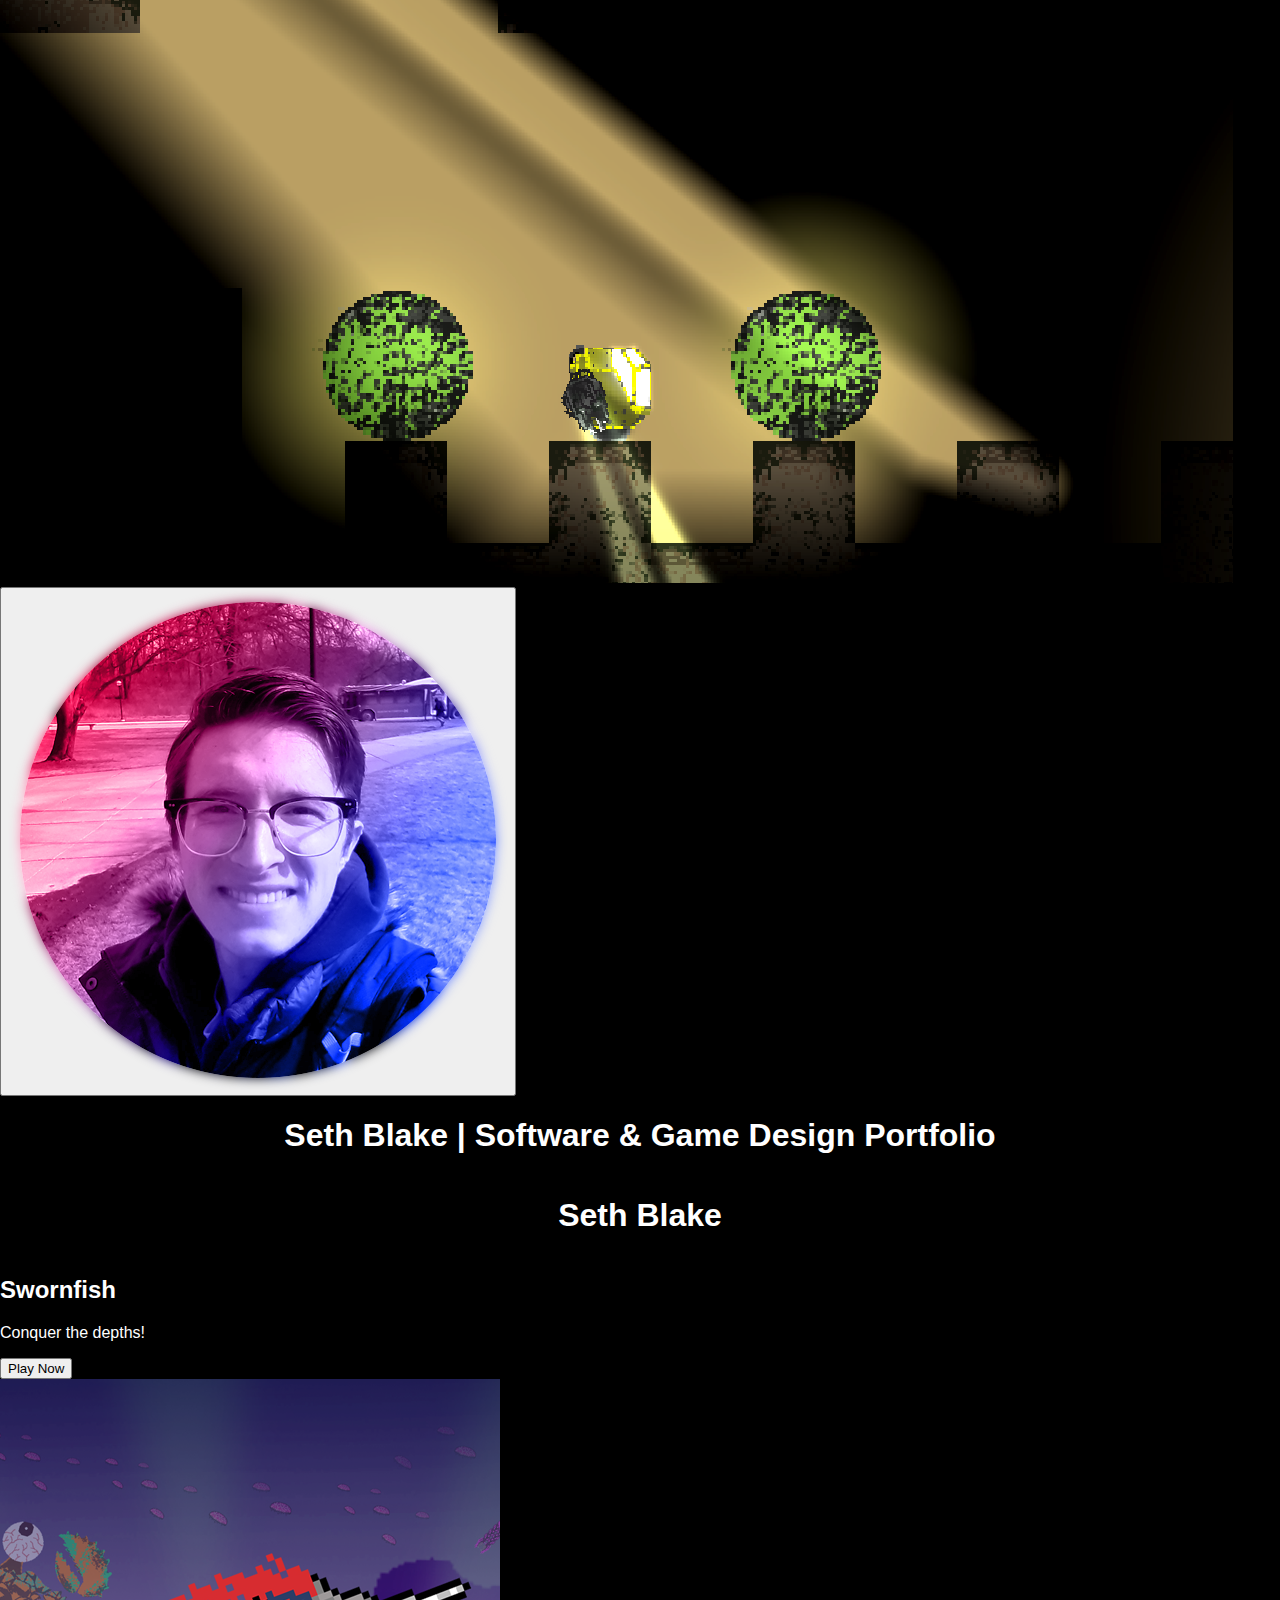
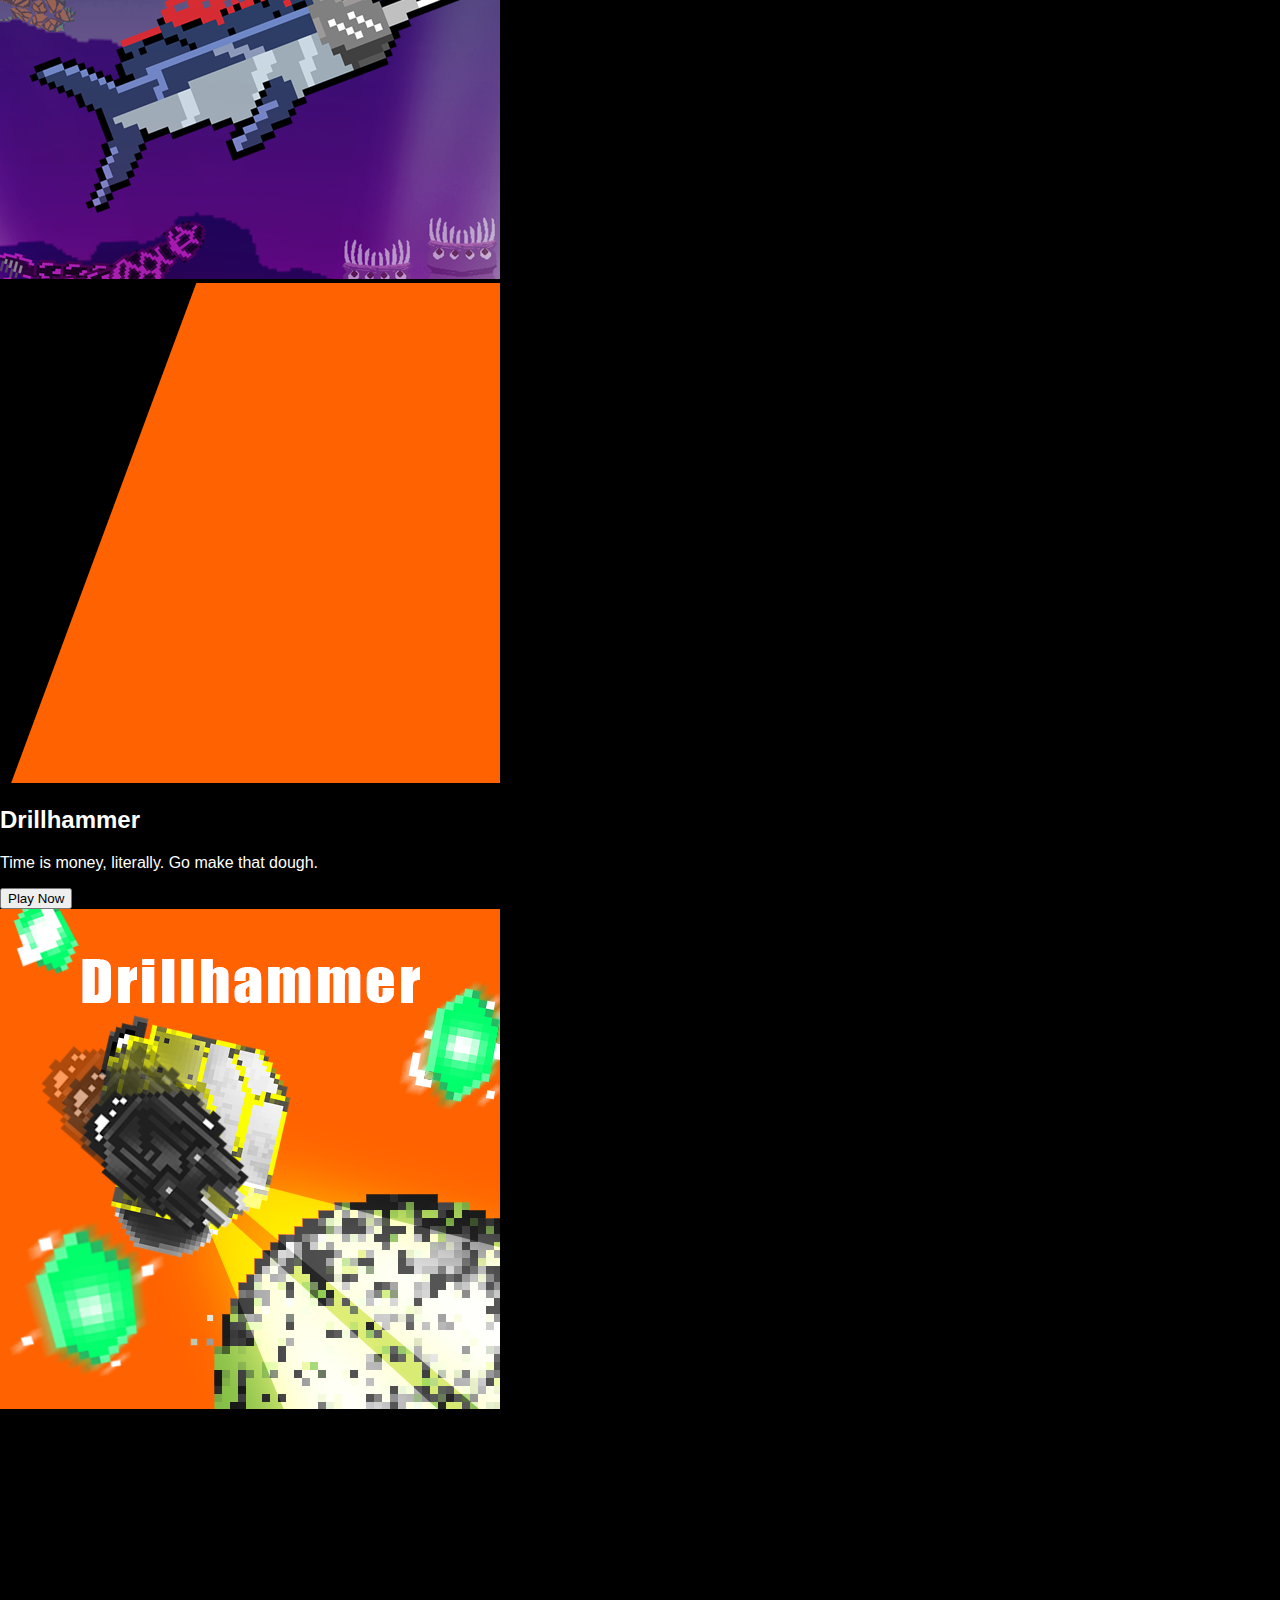
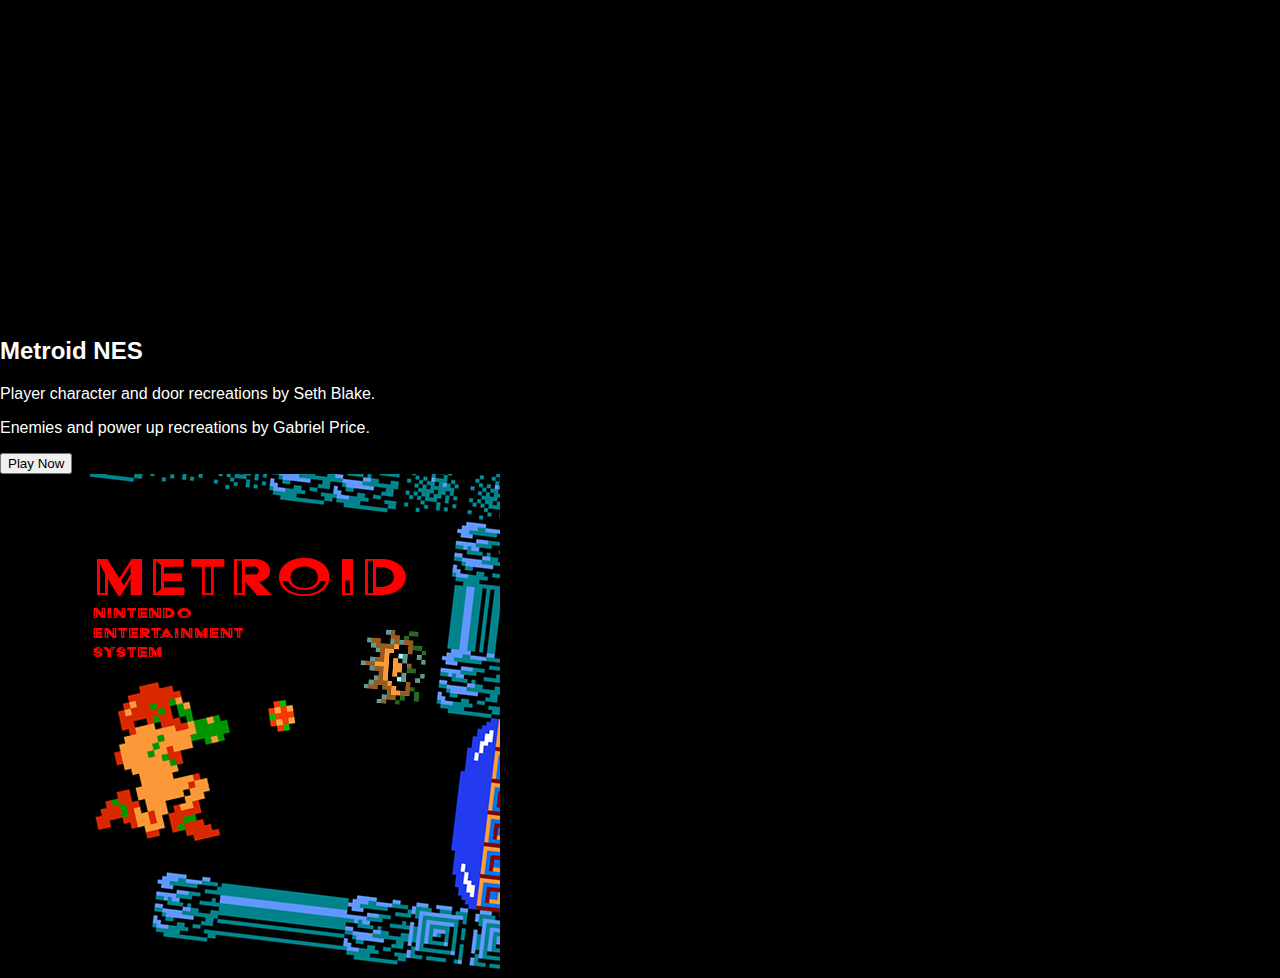
<file: index.html>
<!DOCTYPE html>
<html lang="en">
<head>
    <meta charset="UTF-8">
    <meta name="viewport" content="width=device-width, initial-scale=1.0">
    <title>Seth Blake</title>
    <link rel="stylesheet" href="style.css">
</head>
<body>
    <div id="splash">

        <div id="banner-container">
            <img class="banner" src="DrillHammerBanner.png" alt="Drillhammer Banner">
        </div>

        <div class="fade-in">
            <div id="greeting">
                <button id="profile-button">
                    <img id="headshot" src="headshot.png" alt="Seth Blake Portfolio Headshot">
                </button>
                <h1>Seth Blake | Software & Game Design Portfolio</h1>
                <!-- <div id="menu-buttons">
                    <button id="about-me-button">About Me</button>
                </div> -->
            </div>

    </div>

    </div>

    <div class="splash-spacer"></div>

    <h1 class="corner-icon">Seth Blake</h1>

    <div id="main-body">



        <div class="column-container">
            <div class="topic-block">
                <!-- <img class="cutout" src="cutout-orange.png" alt="orange-cutout"> -->
    
                <div class="topic-text-block fade-in">
                    <h2 class="topic-title">Swornfish</h2>
                    <p class="subtitle">Conquer the depths!</p>
                    <button id="swornfish-play-button" class="play-button">Play Now</button>
                </div>
                <div class="topic-column">
                    <img class="topic-image" src="Swornfish_thumbnail.png" alt="Drillhammer thumbnail">
                </div>
            </div>
        </div>

    <div class="column-container">
        <div class="topic-block">
            <img class="cutout" src="cutout-orange.png" alt="orange-cutout">

            <div class="topic-text-block fade-in">
                <h2 class="topic-title">Drillhammer</h2>
                <p class="subtitle">Time is money, literally. Go make that dough.</p>
                <button id="drillhammer-play-button" class="play-button">Play Now</button>
            </div>
            <div class="topic-column">
                <img class="topic-image" src="DrillhammerThumbnail.png" alt="Drillhammer thumbnail">
            </div>
        </div>
    </div>

    <div class="column-container">
        <div class="topic-block">
            <img class="cutout" src="cutout-black.png" alt="orange-cutout">

            <div class="topic-text-block fade-in">                
                <h2 class="topic-title">Metroid NES</h2>
                <p class="subtitle">Player character and door recreations by Seth Blake.</p>
                <p class="subtitle">Enemies and power up recreations by Gabriel Price.</p>
                <button id="metroid-play-button" class="play-button">Play Now</button>
            </div>
            <div class="topic-column">
                <img id="metroid-thumbnail-id" class="topic-image" src="metroid-thumbnail.png" alt="metroid nes thumbnail">
            </div>
        </div>
    </div>


    </div>

    <script src="https://code.jquery.com/jquery-3.6.0.min.js"></script>
    <script src="index.js"></script>

</body>
</html>
</file>
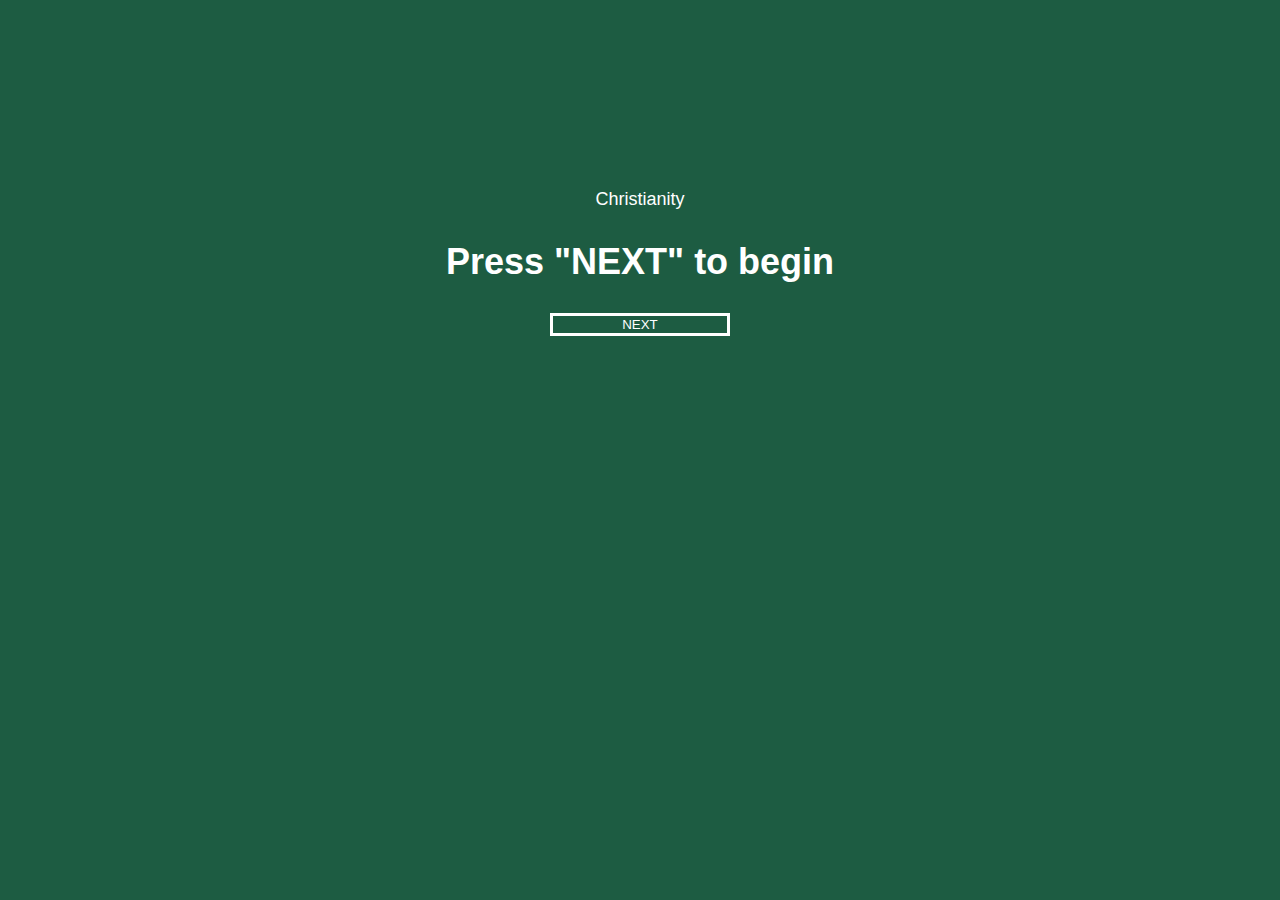
<file: aloejuice.html>
<!DOCTYPE html>
<html lang="en">
<head>
    <meta charset="UTF-8">
    <meta name="viewport" content="width=device-width, initial-scale=1.0">
    <title>aloejuice</title>
    <link rel="stylesheet" href="randomish.css">
    <script src="transitions.js" defer></script>
    <script src="game.js" defer></script>
</head>
<body>

    <section class="hidden">
        <button id="category">Christianity</button>
            <h2 id="guessWord">Press "NEXT" to begin</h2>
        <button id="next">NEXT</button>
    </section>

</body>
</html>
</file>
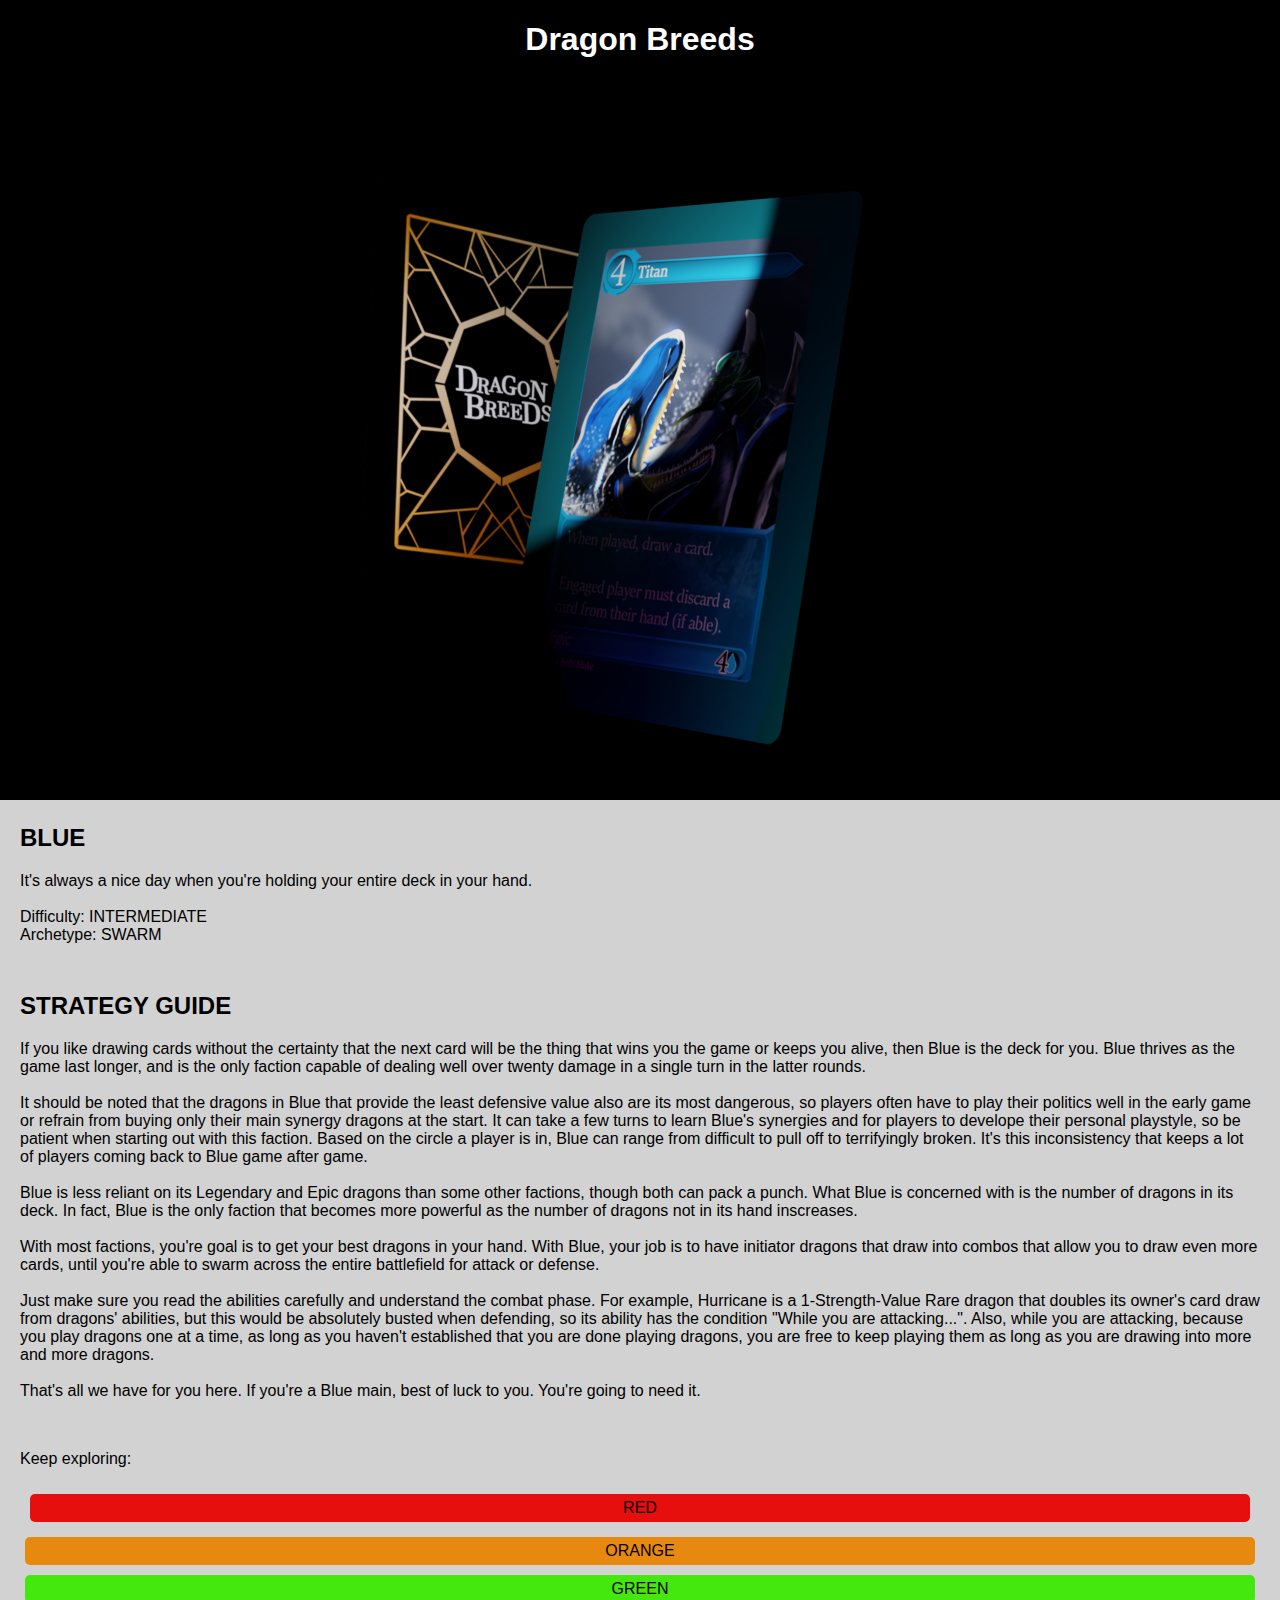
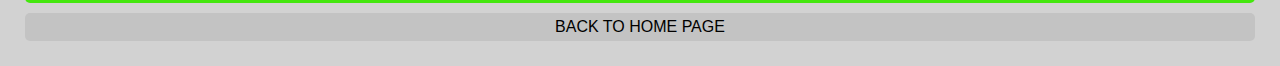
<file: blue.html>
<!DOCTYPE html>
<html lang="en">
<head>
    <meta charset="UTF-8">
    <meta name="viewport" content="width=device-width, initial-scale=1.0">
    <title>Blue</title>
    <link rel="stylesheet" href="style.css">
</head>
<body class="light_body">
    <div class="title_bar">
        <a href="https://www.dragonbreeds.com/" class="header_button"><h1>Dragon Breeds</h1></a>
    </div>

    <div clas="pic">
        <img src= "Dragon Breeds Titan Epic Dragon Promo Pic.png" alt="Dragon Breeds Hunter" width="100%">
    </div>

    <div class="light_theme">
        <h2>BLUE</h2>
        <p>It's always a nice day when you're holding your entire deck in your hand.
            <br><br>
            Difficulty: INTERMEDIATE <br>
            Archetype: SWARM
        </p>
        <h2><br>STRATEGY GUIDE</h2>
        <p>
            If you like drawing cards without the certainty that the next card will 
            be the thing that wins you the game or keeps you alive, then Blue is the deck 
            for you. Blue thrives as the game last longer, and is the only faction 
            capable of dealing well over twenty damage in a single turn in the latter 
            rounds.<br><br>
            It should be noted that the dragons in Blue that provide the least defensive value also are its
            most dangerous, so players often have to play their politics well in the 
            early game or refrain from buying only their main synergy dragons at the start. 
            It can take a few turns to learn Blue's synergies and for players to develope 
            their personal playstyle, so be patient when starting out with this faction. 
            Based on the circle a player is in, Blue can range from difficult to pull off 
            to terrifyingly broken. It's this inconsistency that keeps a lot of players 
            coming back to Blue game after game.<br><br>
            Blue is less reliant on its Legendary and Epic dragons than some
            other factions, though both can pack a punch. What Blue is concerned
            with is the number of dragons in its deck. In fact, Blue is the only
            faction that becomes more powerful as the number of dragons not in its
            hand inscreases. <br><br>
            With most factions, you're goal is to get your best dragons in your hand. 
            With Blue, your job is to have initiator dragons that draw into combos that 
            allow you to draw even more cards, until you're able to swarm across the entire 
            battlefield for attack or defense. <br><br>
            Just make sure you read the abilities carefully and understand the combat phase. 
            For example, Hurricane is a 1-Strength-Value Rare dragon that doubles its owner's 
            card draw from dragons' abilities, but this would be absolutely busted when defending, 
            so its ability has the condition "While you are attacking...". Also, while you are 
            attacking, because you play dragons one at a time, as long as you haven't established that 
            you are done playing dragons, you are free to keep playing them as long as you are drawing into 
            more and more dragons. <br><br>
            That's all we have for you here. If you're a Blue main, best of luck to you. 
            You're going to need it.
            <br><br>
        </p>
        <div class="my_list">
            <p>Keep exploring:</p>
            <a href="https://www.dragonbreeds.com/red.html" class="red_link">RED</a>
            <a href="https://www.dragonbreeds.com/orange.html" class="orange_link">ORANGE</a>
            <a href="https://www.dragonbreeds.com/green.html" class="green_link">GREEN</a>
            <a href="https://www.dragonbreeds.com/" class="button-link">BACK TO HOME PAGE</a>    
        </div>
    </div>
</body>
</file>
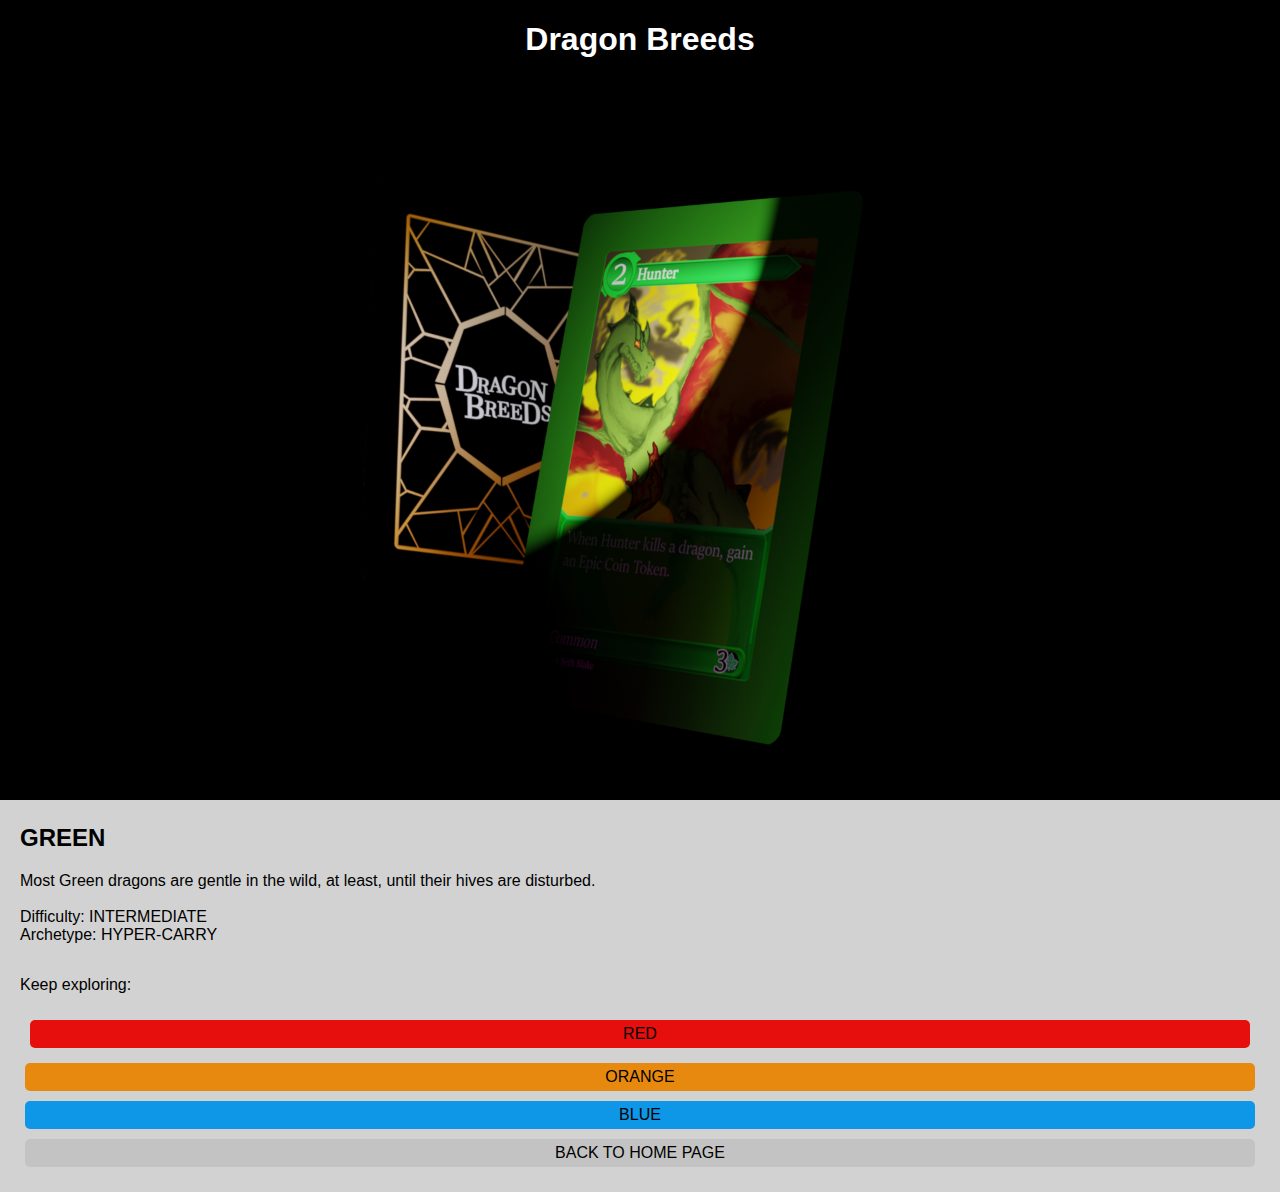
<file: green.html>
<!DOCTYPE html>
<html lang="en">
<head>
    <meta charset="UTF-8">
    <meta name="viewport" content="width=device-width, initial-scale=1.0">
    <title>Green</title>
    <link rel="stylesheet" href="style.css">
</head>
<body class="light_body">
    <div class="title_bar">
        <a href="https://www.dragonbreeds.com/" class="header_button"><h1>Dragon Breeds</h1></a>
    </div>
    <div clas="pic">
        <img src= "Dragon Breeds Hunter Common Dragon Promo Pic.png" alt="Dragon Breeds Hunter" width="100%">
    </div>
    <div class="light_theme">
        <h2>GREEN</h2>
        <p>Most Green dragons are gentle in the wild, at least, until their hives are disturbed.
            <br><br>
            Difficulty: INTERMEDIATE <br>
            Archetype: HYPER-CARRY
            <div class="my_list">
                <p>Keep exploring:</p>
                <a href="https://www.dragonbreeds.com/red.html" class="red_link">RED</a>
                <a href="https://www.dragonbreeds.com/orange.html" class="orange_link">ORANGE</a>
                <a href="https://www.dragonbreeds.com/blue.html" class="blue_link">BLUE</a>
                <a href="https://www.dragonbreeds.com/" class="button-link">BACK TO HOME PAGE</a>    
            </div>
        </div>
</body>
</file>
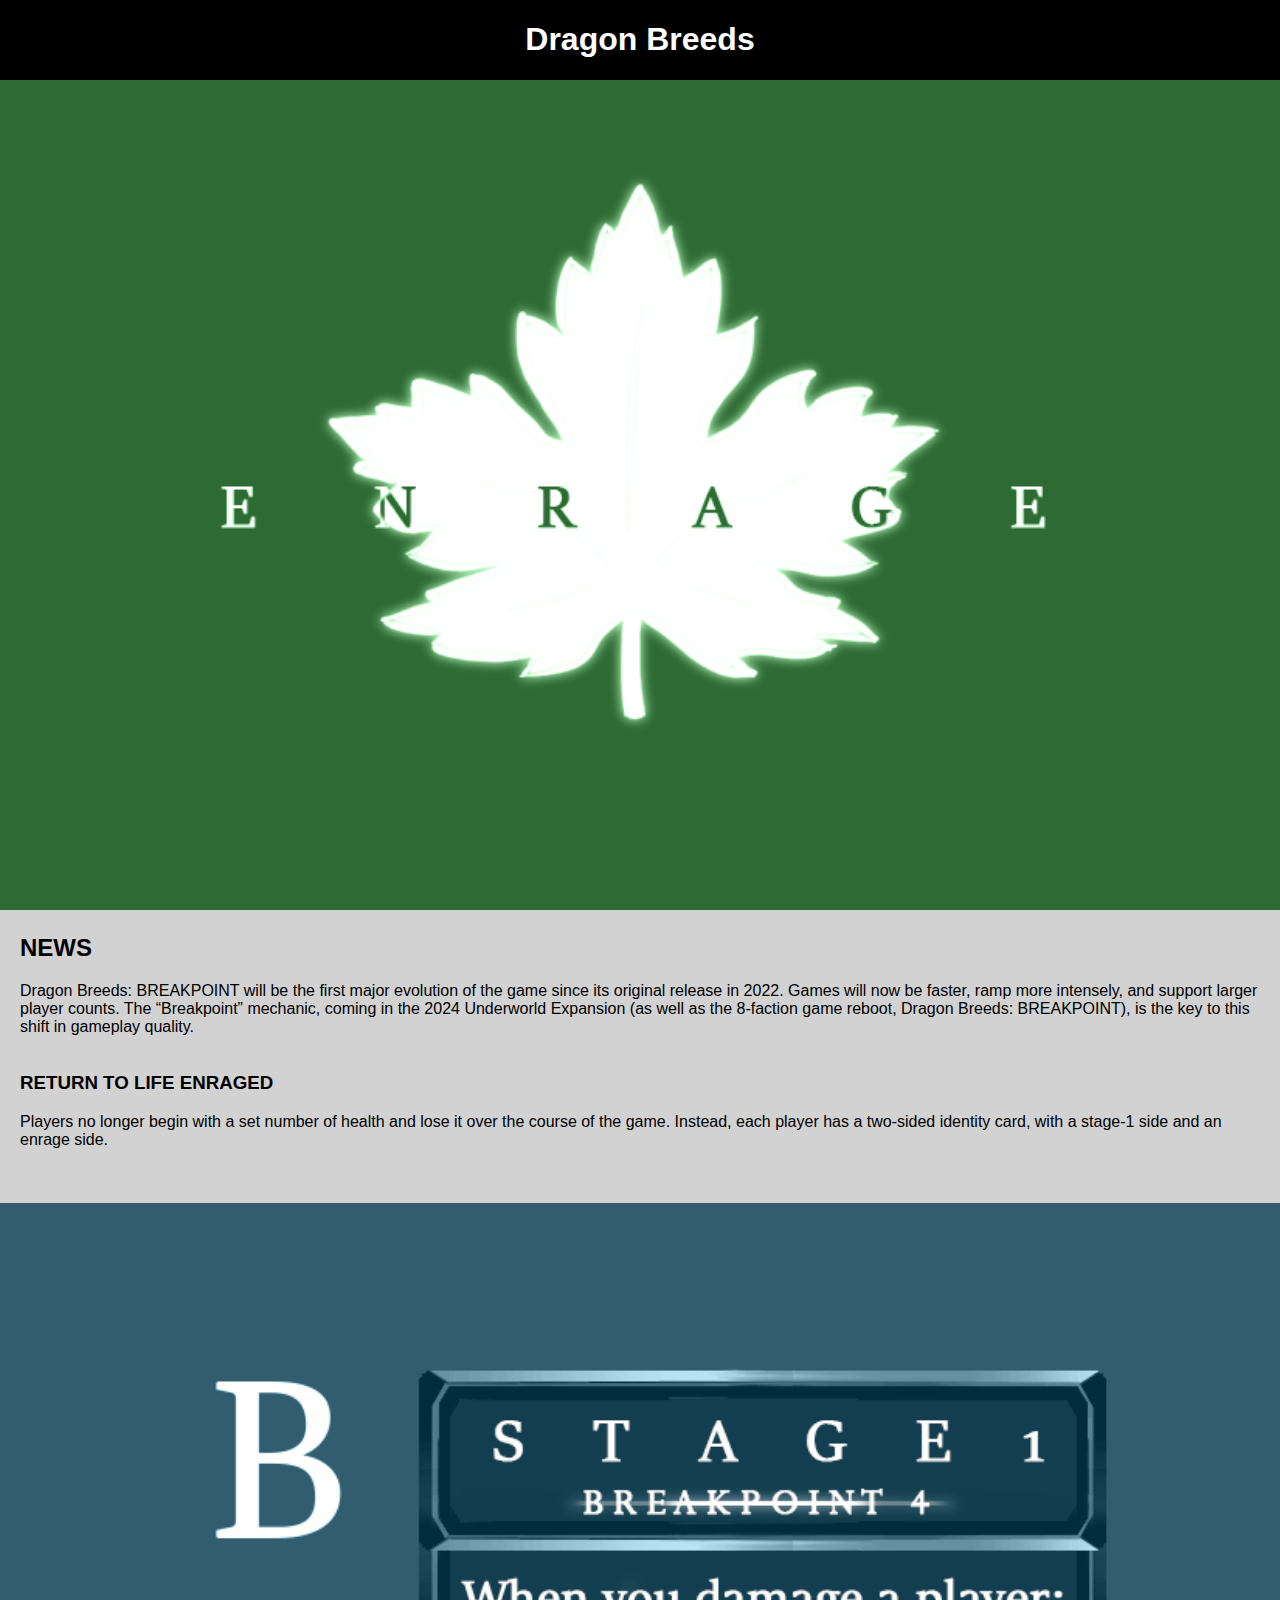
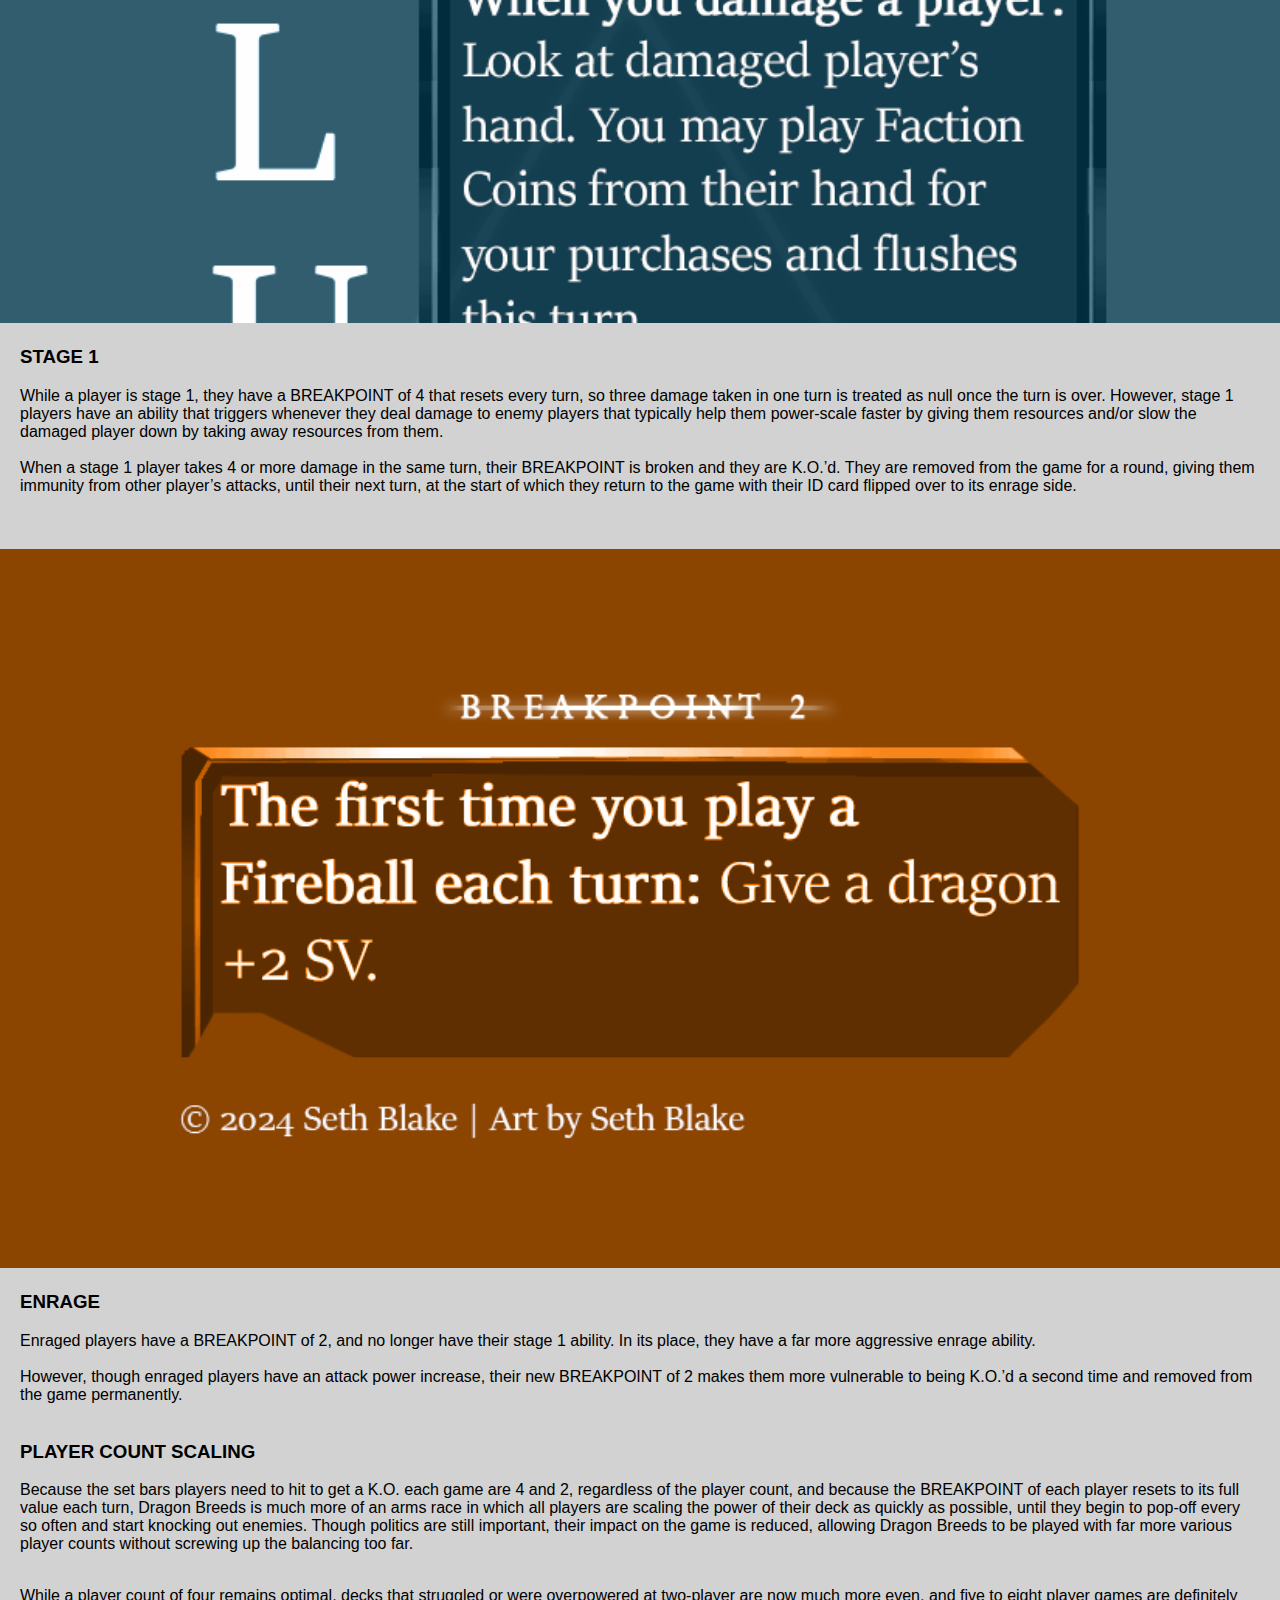
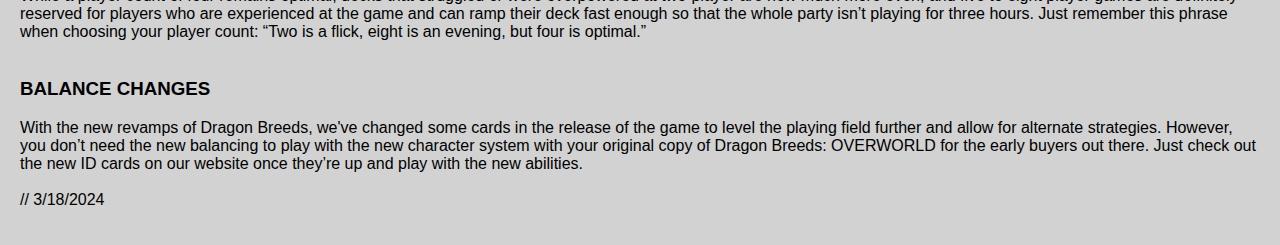
<file: news.html>
<!DOCTYPE html>
<html lang="en">
<head>
    <meta charset="UTF-8">
    <meta name="viewport" content="width=device-width, initial-scale=1.0">
    <title>News</title>
    <link rel="stylesheet" href="style.css">
</head>
<body class="light_body">
    <div class="title_bar">
        <a href="https://www.dragonbreeds.com/" class="header_button"><h1>Dragon Breeds</h1></a>
    </div>
    
    <div clas="pic">
        <img src= "Green_Enrage.png" alt="Dragon Breeds Hunter" width="100%">
    </div>

    <div class="light_theme">
        <h2>NEWS</h2>
        <p>
     
Dragon Breeds: BREAKPOINT will be the first major evolution of the game since its original release in 2022. Games will now be faster, ramp more intensely, and support larger player counts. The “Breakpoint” mechanic, coming in the 2024 Underworld Expansion (as well as the 8-faction game reboot, Dragon Breeds: BREAKPOINT), is the key to this shift in gameplay quality.
<br><br></p>
<h3>RETURN TO LIFE ENRAGED</h3><p>
Players no longer begin with a set number of health and lose it over the course of the game. Instead, each player has a two-sided identity card, with a stage-1 side and an enrage side.
<br><br></p></div>

<div clas="pic">
    <img src= "Blue ID.png" alt="Dragon Breeds Hunter" width="100%">
</div>

<div class="light_theme">
<h3>STAGE 1</h3><p>
While a player is stage 1, they have a BREAKPOINT of 4 that resets every turn, so three damage taken in one turn is treated as null once the turn is over. However, stage 1 players have an ability that triggers whenever they deal damage to enemy players that typically help them power-scale faster by giving them resources and/or slow the damaged player down by taking away resources from them.
<br><br>
When a stage 1 player takes 4 or more damage in the same turn, their BREAKPOINT is broken and they are K.O.’d. They are removed from the game for a round, giving them immunity from other player’s attacks, until their next turn, at the start of which they return to the game with their ID card flipped over to its enrage side.
<br><br></p></div>

<div clas="pic">
    <img src= "Orange_Enrage.png" alt="Dragon Breeds Hunter" width="100%">
</div>

<div class="light_theme">
<h3>ENRAGE</h3><p>
Enraged players have a BREAKPOINT of 2, and no longer have their stage 1 ability. In its place, they have a far more aggressive enrage ability.
<br><br>However, though enraged players have an attack power increase, their new BREAKPOINT of 2 makes them more vulnerable to being K.O.’d a second time and removed from the game permanently.
<br><br></p>
<h3>PLAYER COUNT SCALING</h3><p>
Because the set bars players need to hit to get a K.O. each game are 4 and 2, regardless of the player count, and because the BREAKPOINT of each player resets to its full value each turn, Dragon Breeds is much more of an arms race in which all players are scaling the power of their deck as quickly as possible, until they begin to pop-off every so often and start knocking out enemies. Though politics are still important, their impact on the game is reduced, allowing Dragon Breeds to be played with far more various player counts without screwing up the balancing too far.
<br><br></p>
While a player count of four remains optimal, decks that struggled or were overpowered at two-player are now much more even, and five to eight player games are definitely reserved for players who are experienced at the game and can ramp their deck fast enough so that the whole party isn’t playing for three hours. Just remember this phrase when choosing your player count: “Two is a flick, eight is an evening, but four is optimal.”
<br><br></p>
<h3>BALANCE CHANGES</h3><p>
With the new revamps of Dragon Breeds, we've changed some cards in the release of the game to level the playing field further and allow for alternate strategies. However, you don’t need the new balancing to play with the new character system with your original copy of Dragon Breeds: OVERWORLD for the early buyers out there. Just check out the new ID cards on our website once they’re up and play with the new abilities.
<br><br>// 3/18/2024<br></p>
    
    </div>

</body>
</file>
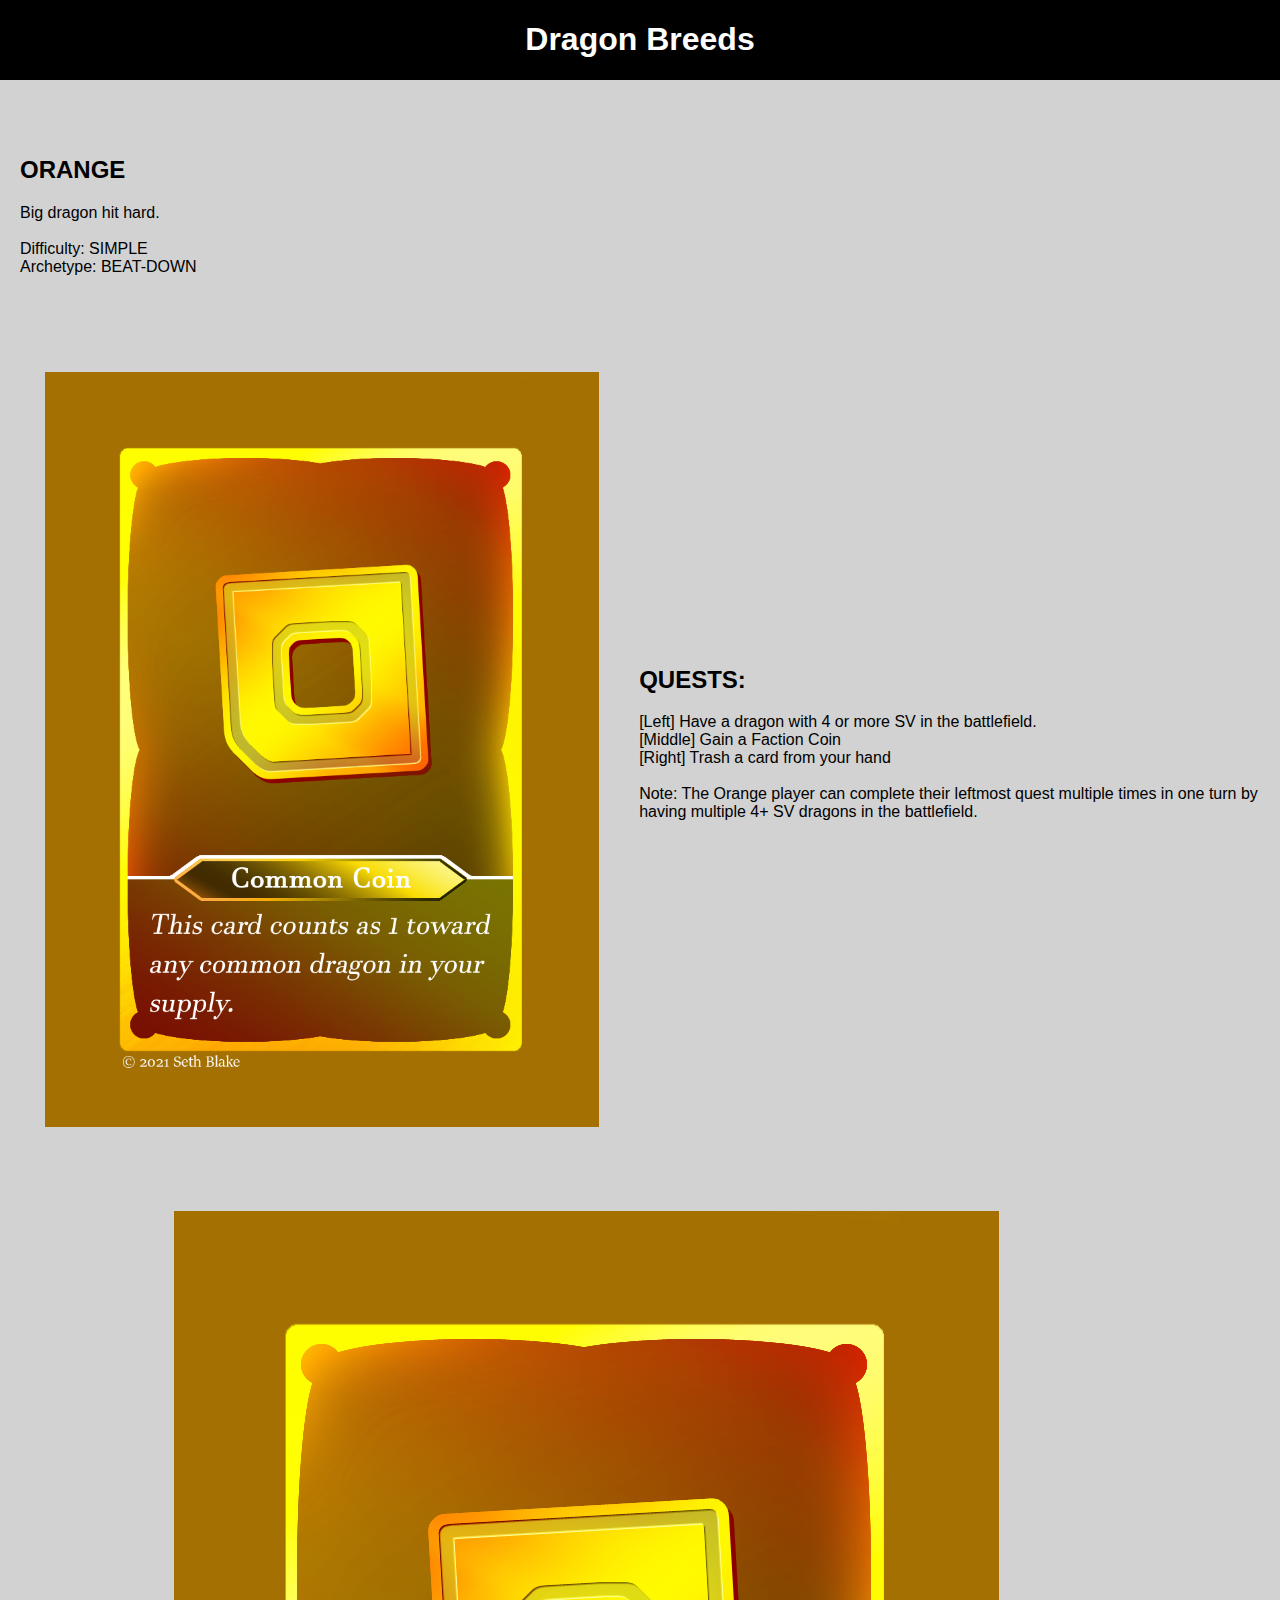
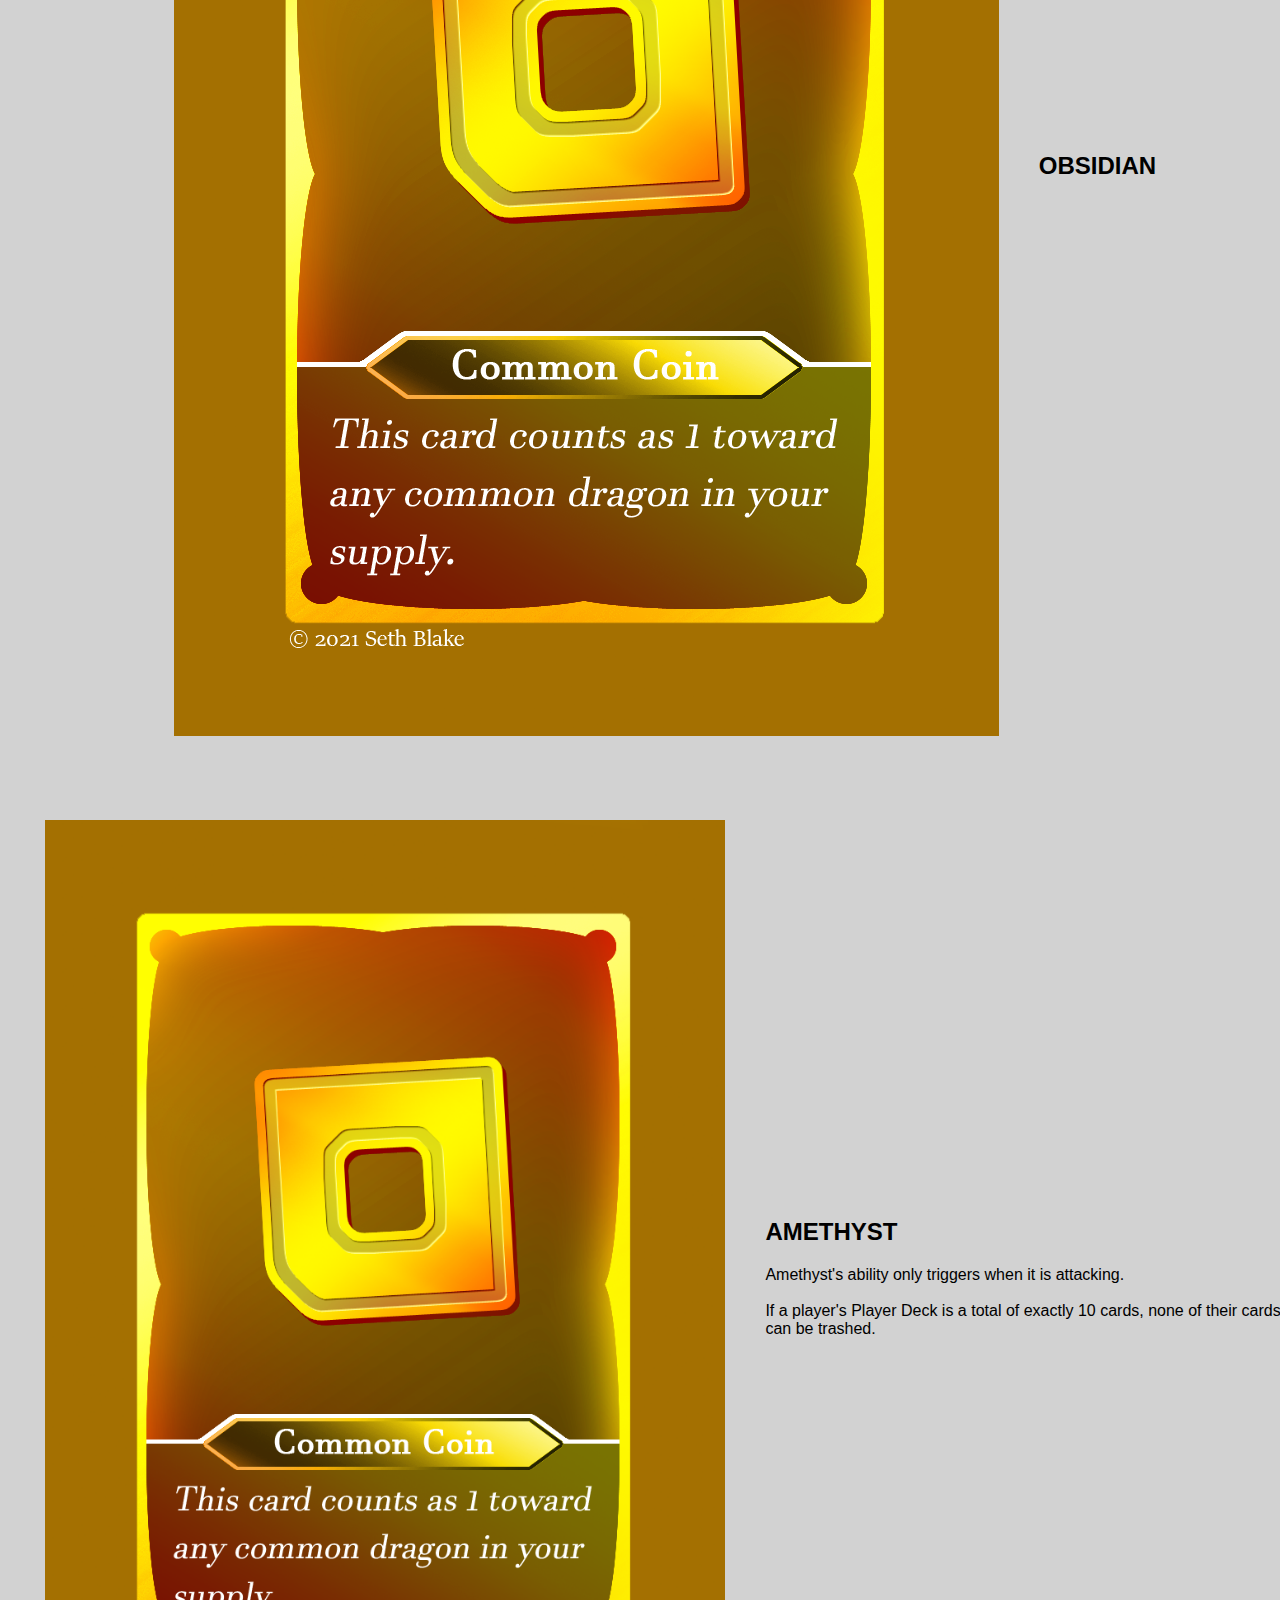
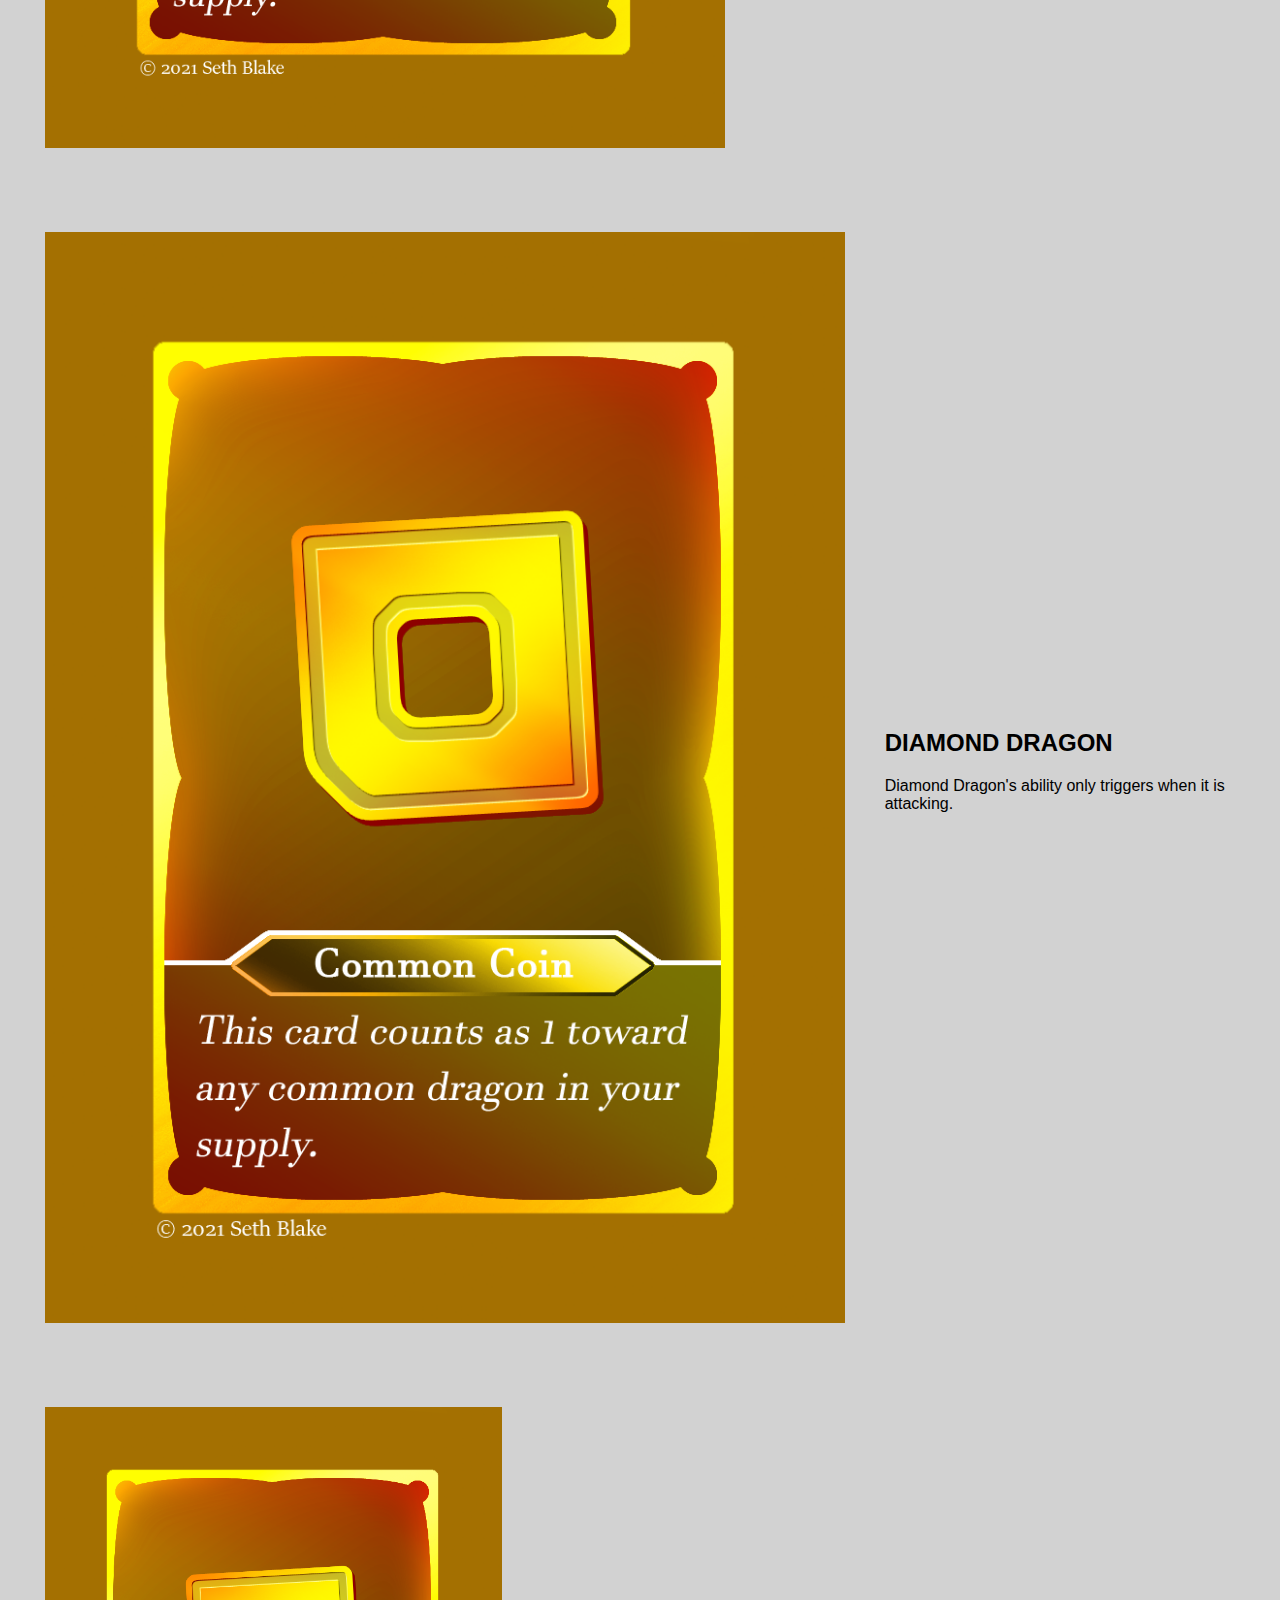
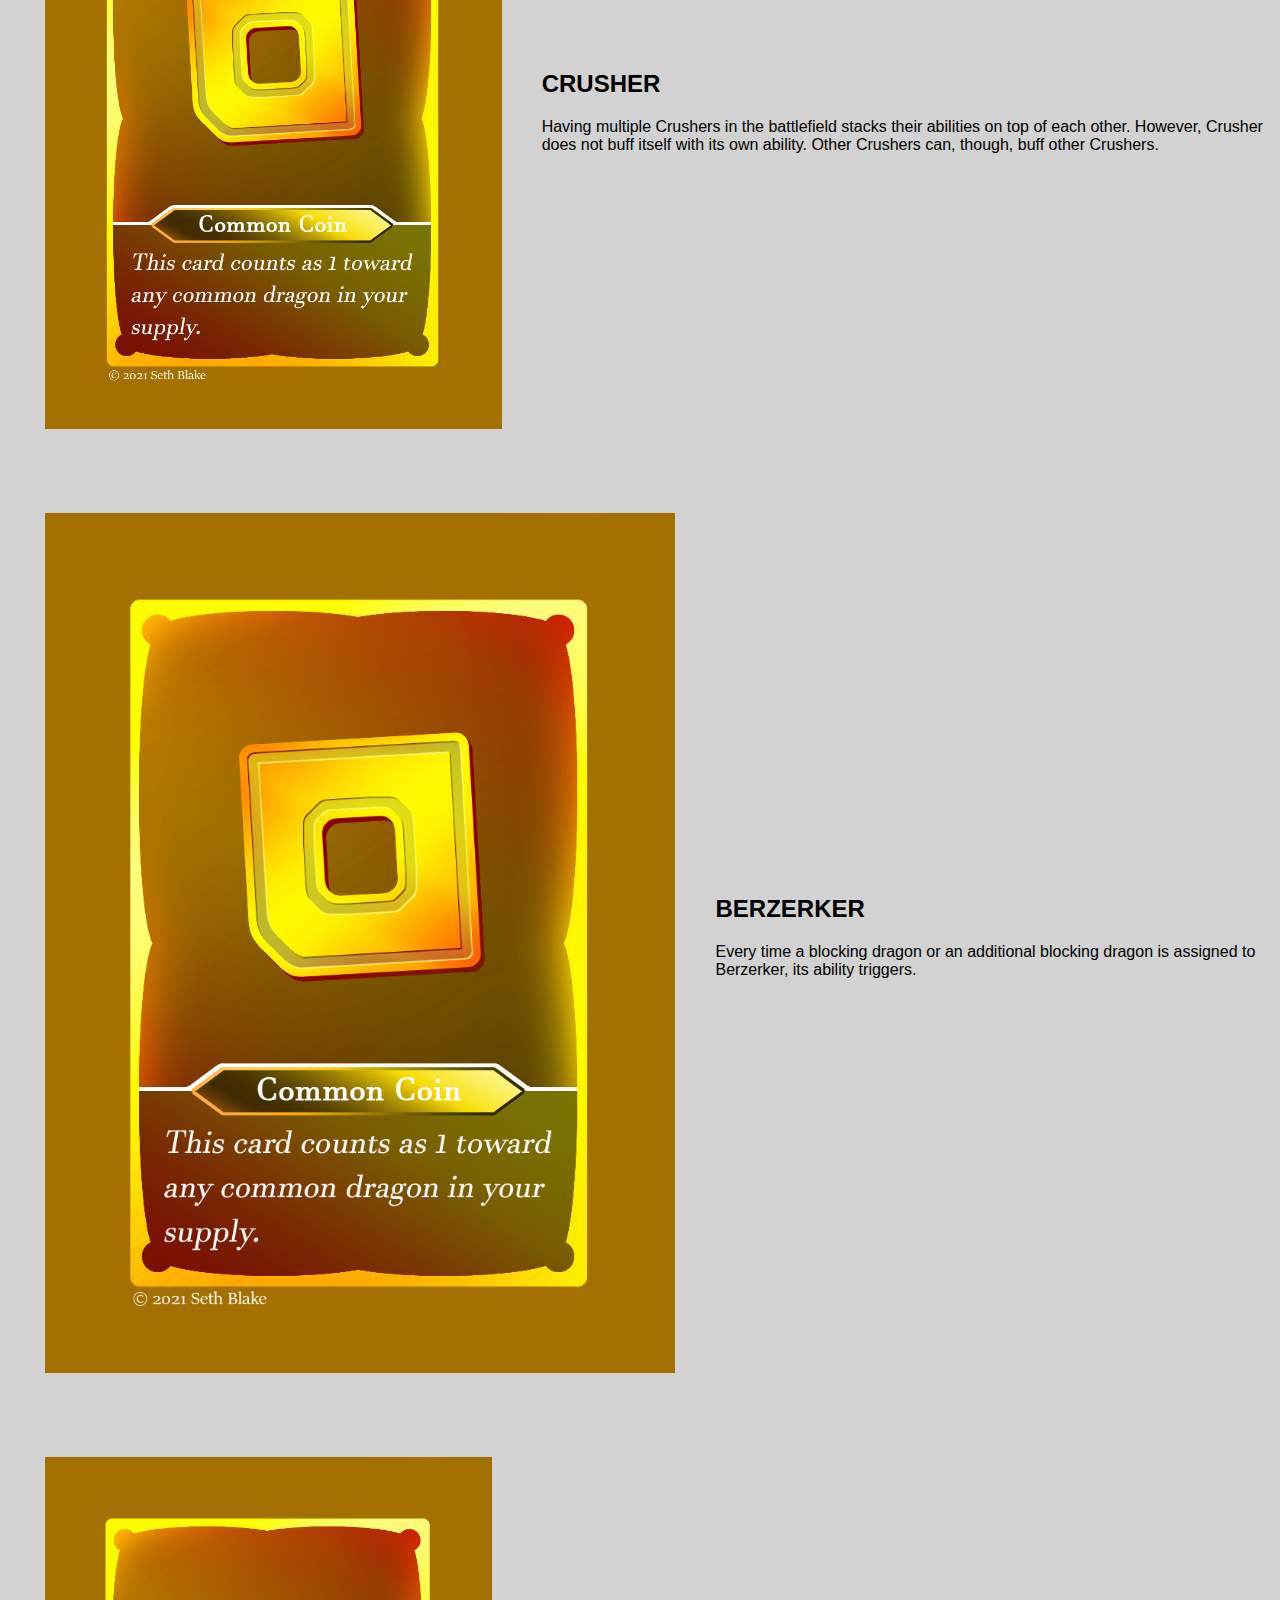
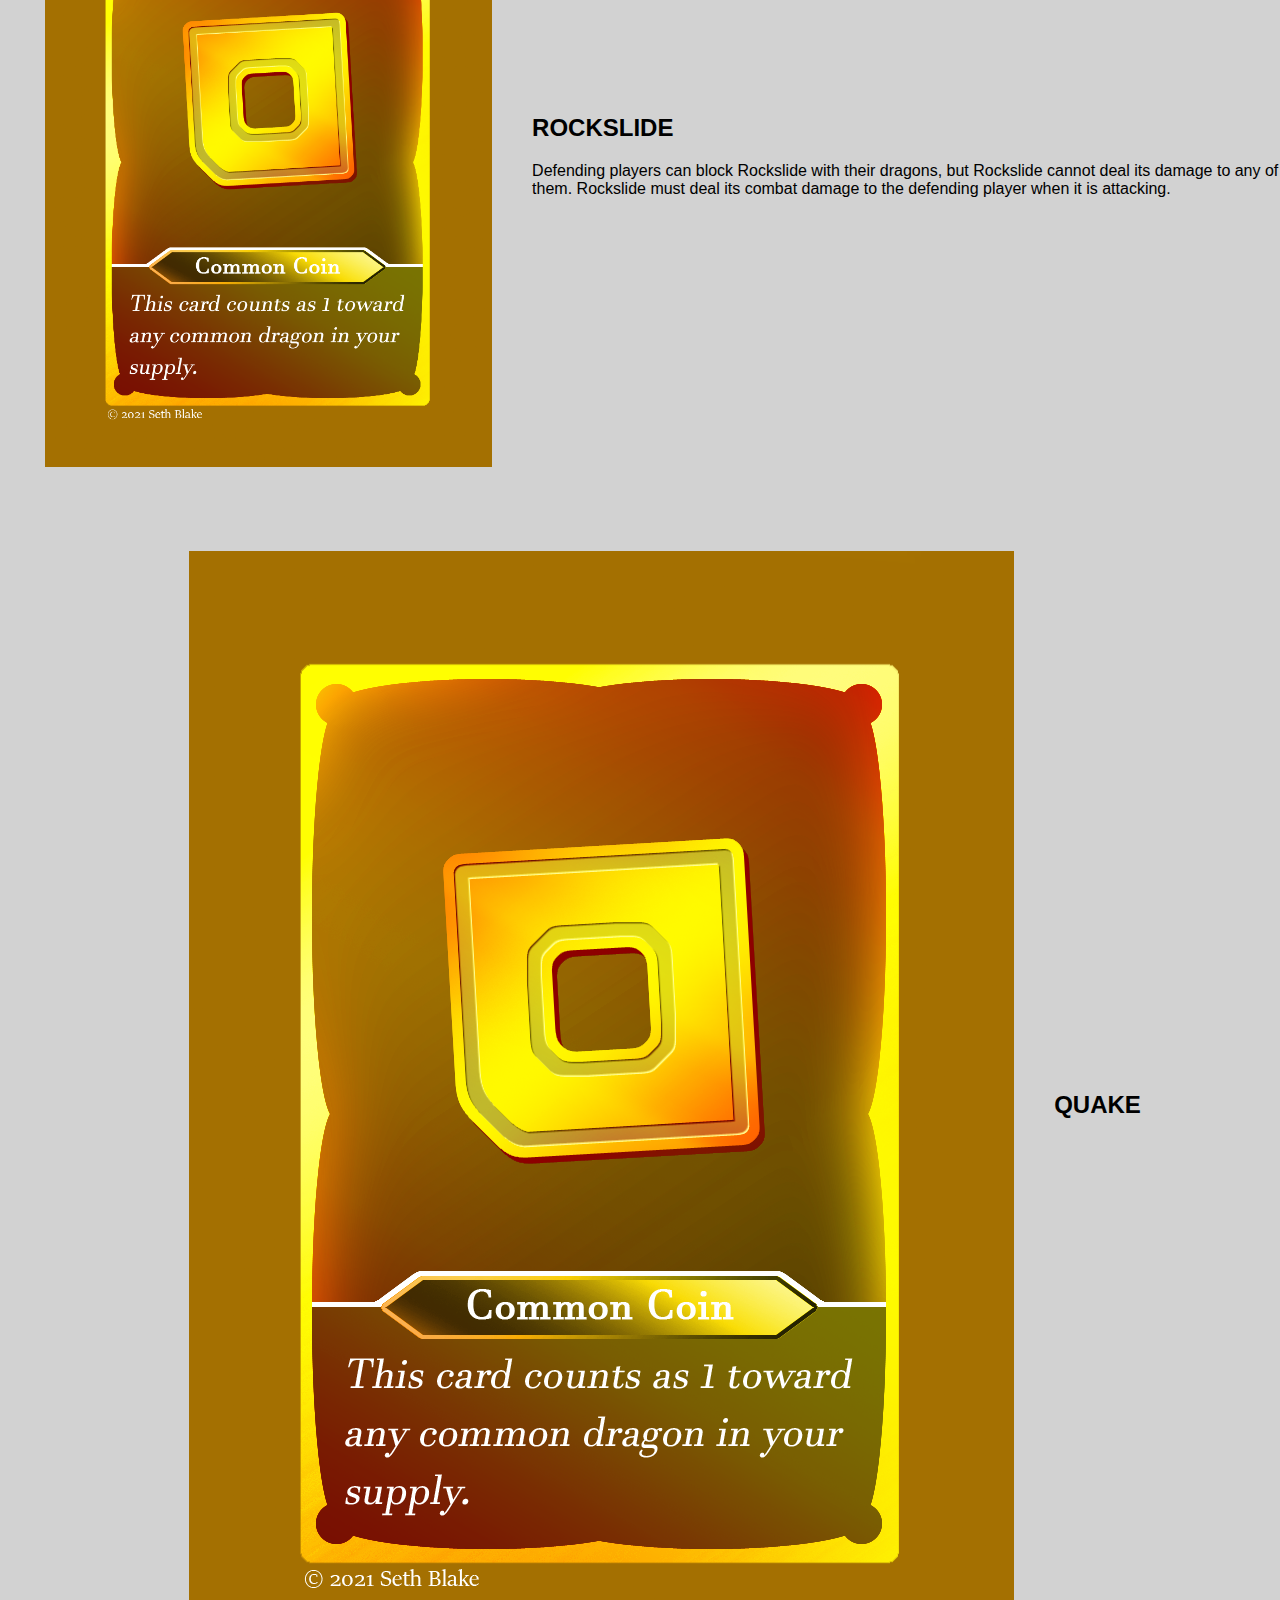
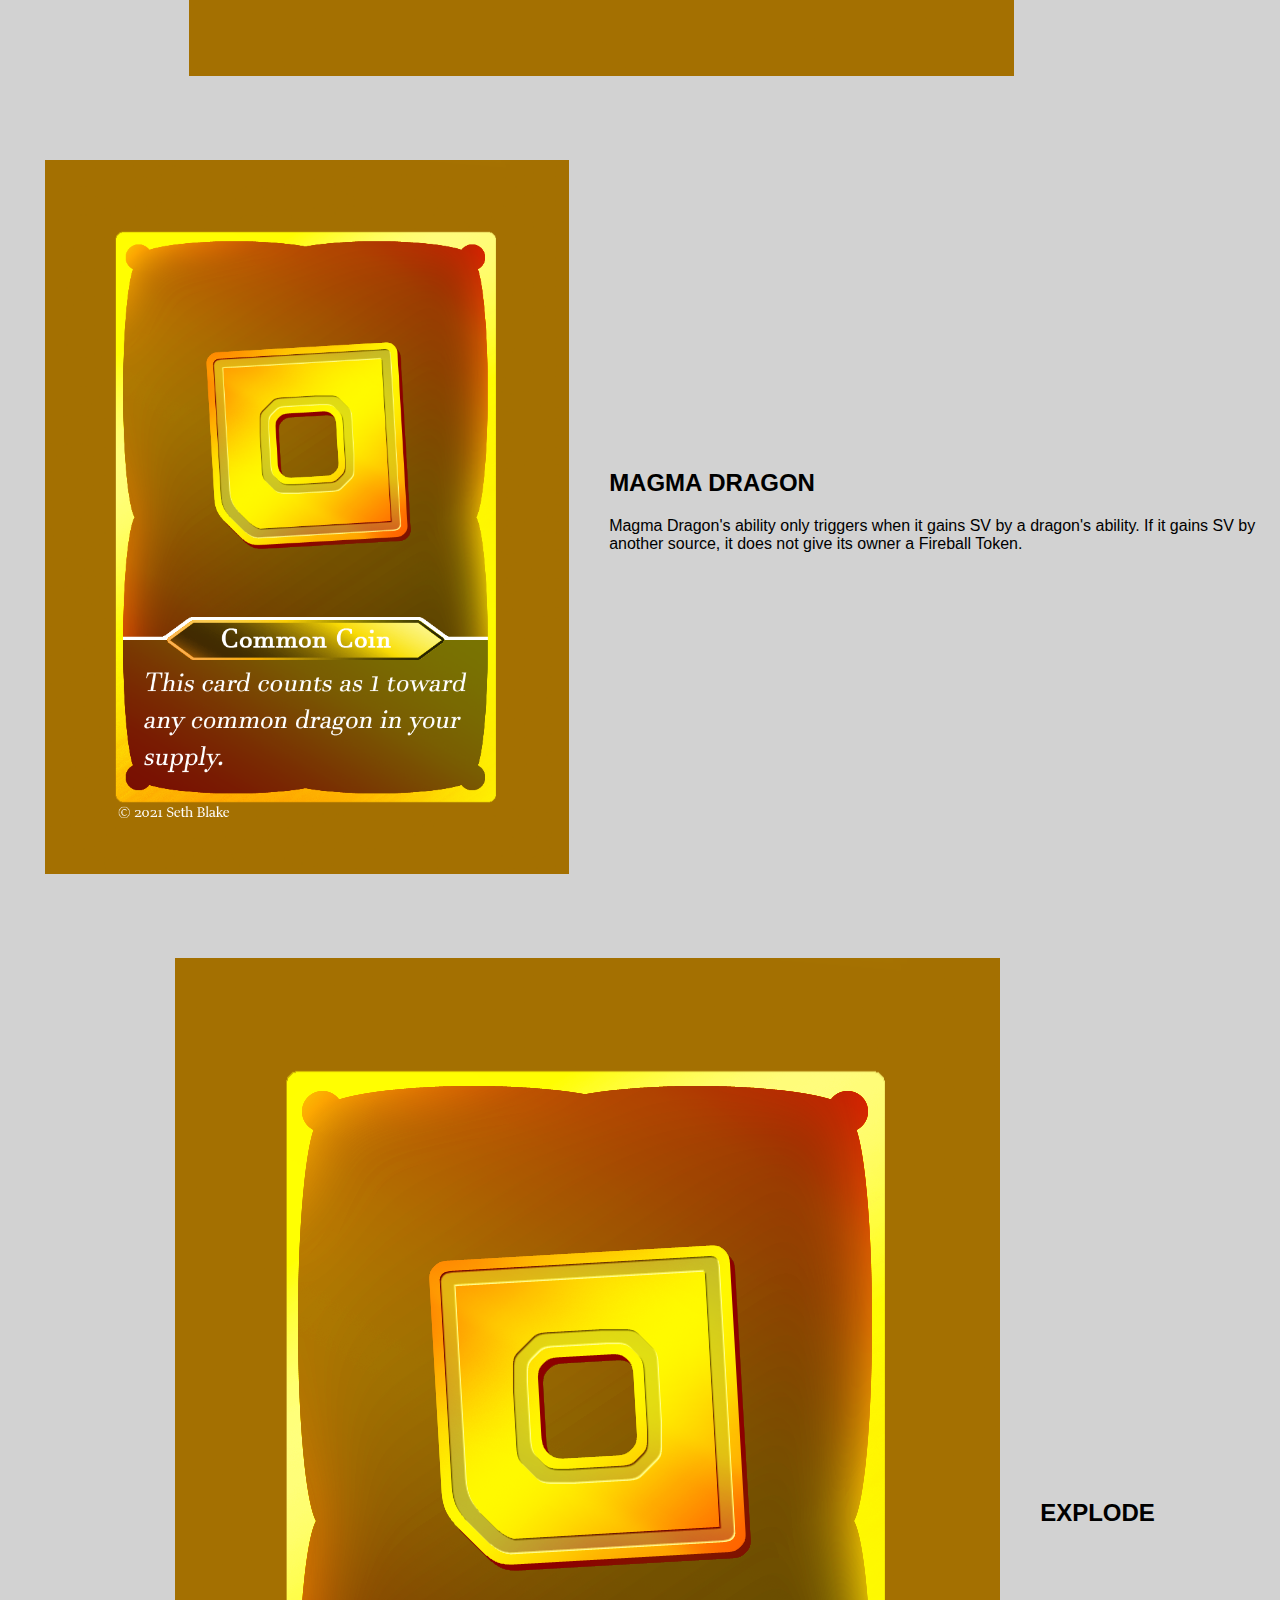
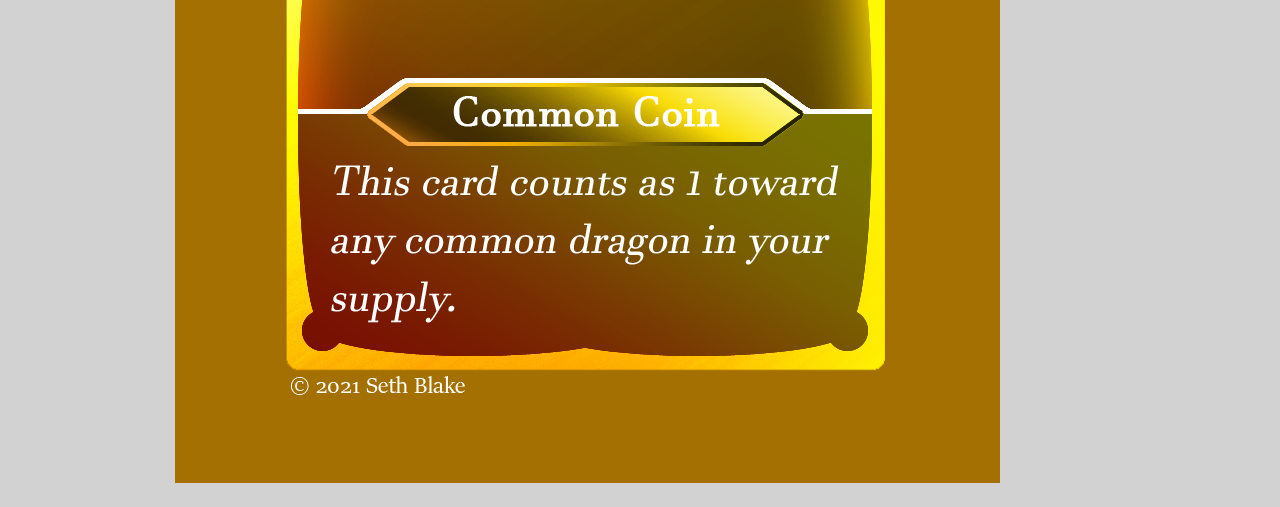
<file: orange.html>
<!DOCTYPE html>
<html lang="en">
<head>
    <meta charset="UTF-8">
    <meta name="viewport" content="width=device-width, initial-scale=1.0">
    <title>Orange</title>
    <link rel="stylesheet" href="style.css">
</head>
<body class="light_body">
    <div class="title_bar">
        <a href="https://www.dragonbreeds.com/" class="header_button"><h1>Dragon Breeds</h1></a>
    </div>

    <div class="light_theme">
        <h2><br><br>ORANGE</h2>
        <p>Big dragon hit hard.
            <br><br>
            Difficulty: SIMPLE <br>
            Archetype: BEAT-DOWN
        </p>
    </div>

    <div class="dragon_description_light">
        <div class="light_theme_img">
            <img src="common_coin.png" alt="Dragon Breeds OVERWORLD Faction Symbols" width="100%"">
        </div>
        <div class="light_theme">
            <h2>QUESTS:</h2>
            <p>[Left] Have a dragon with 4 or more SV in the battlefield.
                <br>
                [Middle] Gain a Faction Coin
                <br>
                [Right] Trash a card from your hand
                <br><br>
                Note: The Orange player can complete their leftmost quest 
                multiple times in one turn by having multiple 4+ SV dragons 
                in the battlefield.

            </p>
        </div>
    </div>

    <div class="dragon_description_light">
        <div class="light_theme_img">
            <img src="common_coin.png" alt="Dragon Breeds OVERWORLD Faction Symbols" width="100%"">
        </div>
        <div class="light_theme">
            <h2>OBSIDIAN</h2>
        </div>
    </div>

    <div class="dragon_description_light">
        <div class="light_theme_img">
            <img src="common_coin.png" alt="Dragon Breeds OVERWORLD Faction Symbols" width="100%"">
        </div>
        <div class="light_theme">
            <h2>AMETHYST</h2>
            <p>Amethyst's ability only triggers when it is attacking.
            <br><br>
            If a player's Player Deck is a total of exactly 10 cards,
                none of their cards can be trashed.
            </p>
        </div>
    </div>

    <div class="dragon_description_light">
        <div class="light_theme_img">
            <img src="common_coin.png" alt="Dragon Breeds OVERWORLD Faction Symbols" width="100%"">
        </div>
        <div class="light_theme">
            <h2>DIAMOND DRAGON</h2>
            <p>Diamond Dragon's ability only triggers when it is attacking.</p>
        </div>
    </div>

    <div class="dragon_description_light">
        <div class="light_theme_img">
            <img src="common_coin.png" alt="Dragon Breeds OVERWORLD Faction Symbols" width="100%"">
        </div>
        <div class="light_theme">
            <h2>CRUSHER</h2>
            <p>Having multiple Crushers in the battlefield stacks their
                abilities on top of each other. However, Crusher does not
                buff itself with its own ability. Other Crushers can, though,
                buff other Crushers.
            </p>
        </div>
    </div>

    <div class="dragon_description_light">
        <div class="light_theme_img">
            <img src="common_coin.png" alt="Dragon Breeds OVERWORLD Faction Symbols" width="100%"">
        </div>
        <div class="light_theme">
            <h2>BERZERKER</h2>
            <p>Every time a blocking dragon or an additional blocking dragon
                is assigned to Berzerker, its ability triggers.
            </p>
        </div>
    </div>

    <div class="dragon_description_light">
        <div class="light_theme_img">
            <img src="common_coin.png" alt="Dragon Breeds OVERWORLD Faction Symbols" width="100%">
        </div>
        <div class="light_theme">
            <h2>ROCKSLIDE</h2>
            <p>Defending players can block Rockslide with their dragons, but Rockslide 
                cannot deal its damage to any of them. Rockslide must deal its combat
                damage to the defending player when it is attacking.
            </p>
        </div>
    </div>
    
    <div class="dragon_description_light">
        <div class="light_theme_img">
            <img src="common_coin.png" alt="Dragon Breeds OVERWORLD Faction Symbols" width="100%"">
        </div>
        <div class="light_theme">
            <h2>QUAKE</h2>
        </div>
    </div>

    <div class="dragon_description_light">
        <div class="light_theme_img">
            <img src="common_coin.png" alt="Dragon Breeds OVERWORLD Faction Symbols" width="100%"">
        </div>
        <div class="light_theme">
            <h2>MAGMA DRAGON</h2>
            <p>Magma Dragon's ability only triggers when it gains SV by a dragon's ability. 
                If it gains SV by another source, it does not give its owner a Fireball Token.
        </div>
    </div>

    <div class="dragon_description_light">
        <div class="light_theme_img">
            <img src="common_coin.png" alt="Dragon Breeds OVERWORLD Faction Symbols" width="100%"">
        </div>
        <div class="light_theme">
            <h2>EXPLODE</h2>
        </div>
    </div>

</body>
</file>
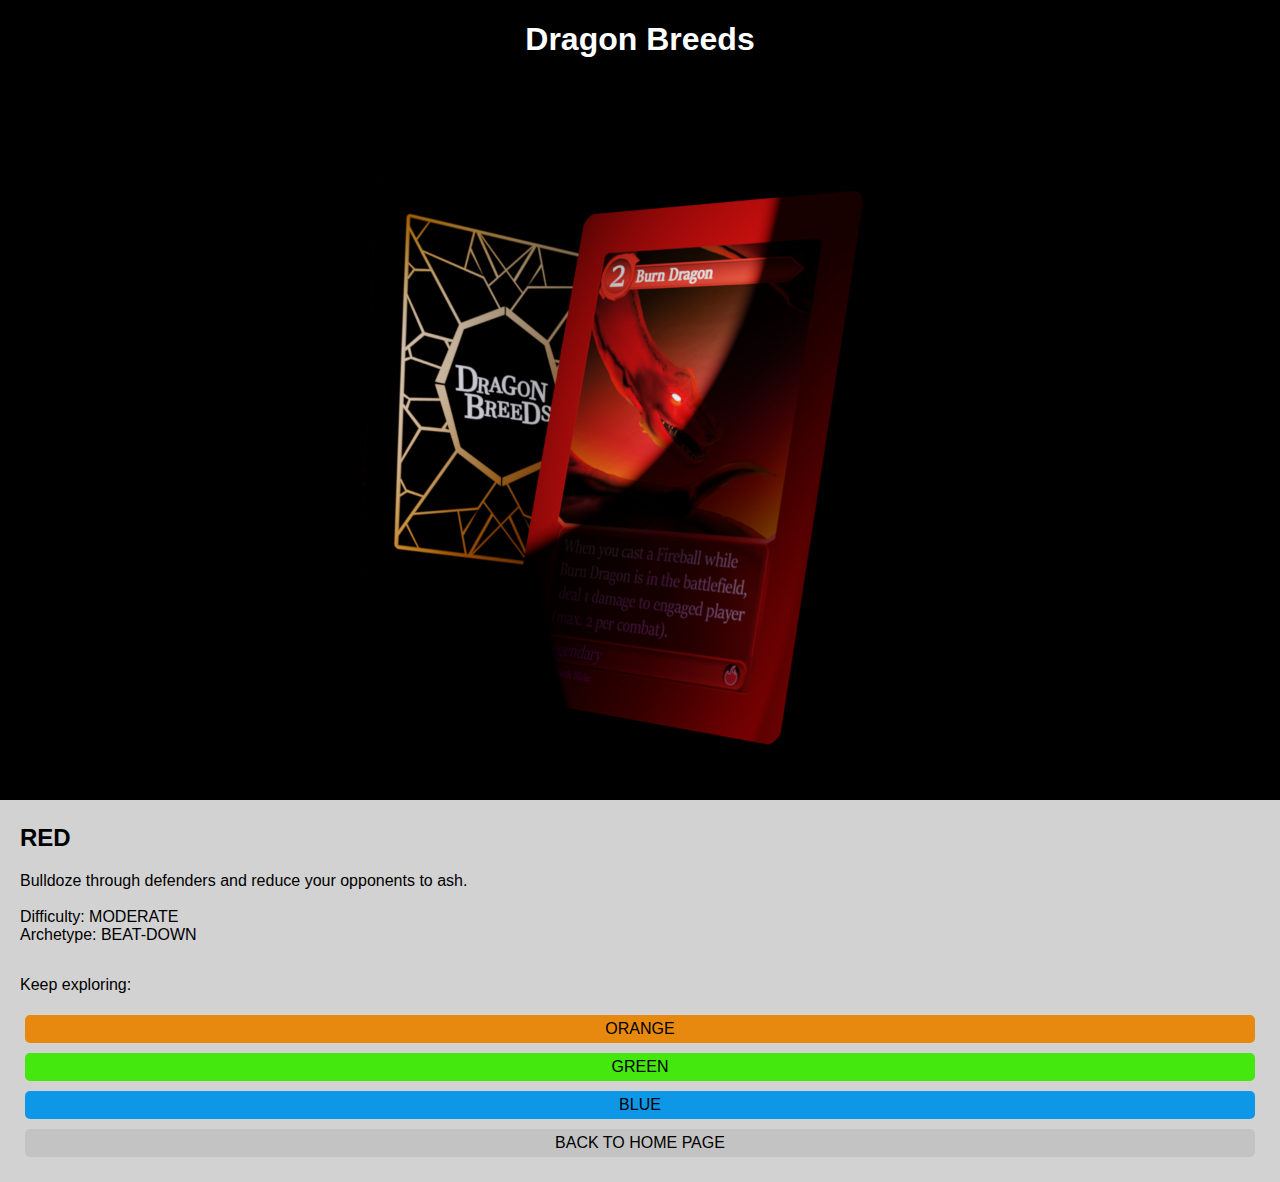
<file: red.html>
<!DOCTYPE html>
<html lang="en">
<head>
    <meta charset="UTF-8">
    <meta name="viewport" content="width=device-width, initial-scale=1.0">
    <title>Red</title>
    <link rel="stylesheet" href="style.css">
</head>
<body class="light_body">
    <div class="title_bar">
        <a href="https://www.dragonbreeds.com/" class="header_button"><h1>Dragon Breeds</h1></a>
    </div>

    
    <div clas="pic">
        <img src= "Dragon Breeds Burn Legendary Dragon Promo Pic.png" alt="Dragon Breeds Hunter" width="100%">
    </div>

    <div class="light_theme">
        <h2>RED</h2>
        <p>Bulldoze through defenders and reduce your opponents to ash.
            <br><br>
            Difficulty: MODERATE <br>
            Archetype: BEAT-DOWN
        </p>
        <div class="my_list">
            <p>Keep exploring:</p>
            <a href="https://www.dragonbreeds.com/orange.html" class="orange_link">ORANGE</a>
            <a href="https://www.dragonbreeds.com/green.html" class="green_link">GREEN</a>
            <a href="https://www.dragonbreeds.com/blue.html" class="blue_link">BLUE</a>
            <a href="https://www.dragonbreeds.com/" class="button-link">BACK TO HOME PAGE</a>    
        </div>
</body>
</file>
<file: story.html>
<!DOCTYPE html>
<html lang="en">
<head>
    <meta charset="UTF-8">
    <meta name="viewport" content="width=device-width, initial-scale=1.0">
    <title>Aether Crest</title>
    <link rel="stylesheet" href="style.css">
</head>
<body>
    <div class="block">
        <h2>TEST</h2>
        <p>This is a test.</p>
        <a href="https://www.dragonbreeds.com/" class="button-link">This is also a test</a>
    </div>
</body>
</file>
<file: style.css>
body {
    color: #ffffff;
    background-color: #000000;
    font-family: Tahoma, Arial, sans-serif;
    display: flex;
    flex-direction: column;
    justify-content: center;
    margin:0;
}

.title_bar {
    color: white;
    background-color: black;
    width: 100%;
}

/* .title_bar:hover {
    background-color: rgb(39, 39, 39);
} */

.image_text_pair {
    width: 90%;
    color: #000000;
    background-color: #000000;
    font-family: Tahoma, Arial, sans-serif;
    display: flex;
    justify-content: center;
    align-items: center;
    margin: 10px;
    padding-top: 40px;
    padding-left: 15px;
    padding-right: 15px;
}

.testing {
    background-color: green;
}


h1 {
    width: 100%;
    text-align: center;
    color: rgb(255, 255, 255);
}

.block {
    padding-left: 20px;
    padding-right: 20px;
    background-color:#000000;
    color:#ffffff;
}

.product_link {
    color:rgb(43, 236, 120);
}
.product_link:hover{
    color:#ffffff;
}

.spacer {
    margin:200 px;
}

.pic {
    width: 100%;
}

.button-link {
    /* border: solid black 2px; */
    background-color: rgb(195, 195, 195);
    border-radius: 5px;
    color: black;
    text-decoration: none;
    padding: 5px;
    text-align: center;
    text-justify: center;
    margin: 5px;
}

.red_link {
    background-color: rgb(231, 14, 14);
    border-radius: 5px;
    color: rgb(0, 0, 0);
    text-decoration: none;
    padding: 5px;
    text-align: center;
    text-justify: center;
    margin: 10px;
}

.red_link:hover {
    color:rgb(231, 14, 14);
    background-color: white;
}

.orange_link {
    background-color: rgb(231, 137, 14);
    border-radius: 5px;
    color: rgb(0, 0, 0);
    text-decoration: none;
    padding: 5px;
    text-align: center;
    text-justify: center;
    margin: 5px;
}

.orange_link:hover {
    color:rgb(231, 137, 14);
    background-color: white;
}

.green_link {
    background-color: rgb(68, 231, 14);
    border-radius: 5px;
    color: rgb(0, 0, 0);
    text-decoration: none;
    padding: 5px;
    text-align: center;
    text-justify: center;
    margin: 5px;
}

.green_link:hover {
    color:rgb(68, 231, 14);
    background-color: white;
}

.my_list {
    display: flex;
    flex-direction: column;
}

.blue_link {
    background-color: rgb(14, 151, 231);
    border-radius: 5px;
    color: rgb(0, 0, 0);
    text-decoration: none;
    padding: 5px;
    text-align: center;
    text-justify: center;
    margin: 5px;
}

.blue_link:hover {
    color:rgb(14, 151, 231);
    background-color: white;
}

.my_link {
    color:aqua;
}
.my_link:hover{
    color:white;
}

.button-link:hover {
    background-color: rgb(170, 255, 0);
    color: rgb(255, 255, 255);
}
.header_button {
    text-decoration: none;
}

.button-link a {
    color:black !important;
}

.dragon_description {
    width: 90%;
    color: #000000;
    background-color: #000000;
    font-family: Tahoma, Arial, sans-serif;
    display: flex;
    justify-content: center;
    align-items: center;
    margin: 10px;
    padding-top: 40px;
    padding-left: 15px;
    padding-right: 15px;
}

.main_vid {
    width: 90%;
    color: #000000;
    background-color: #000000;
    font-family: Tahoma, Arial, sans-serif;
    display: flex;
    justify-content: center;
    flex-direction: column;
    align-items: center;
    margin: 10px;
    padding-top: 40px;
    padding-left: 15px;
    padding-right: 15px;
}

.dragon_description_light {
    width: 100%;
    color: #000000;
    background-color: #d2d2d2;
    font-family: Tahoma, Arial, sans-serif;
    display: flex;
    justify-content: center;
    align-items: center;
    margin: 10px;
    padding-top: 40px;
    padding-left: 15px;
    padding-right: 15px;
}

.light_theme {
    padding-left: 20px;
    padding-right: 20px;
    padding-bottom: 20px;
    background-color:#d2d2d2;
    color:#000000;

}

.light_theme_img {
    padding-left: 20px;
    padding-right: 20px;
    padding-top:10px;
    padding-bottom: 10px;
    background-color:#d2d2d2;
    color:#000000;

}

.light_body{
    background-color: #d2d2d2;
}

@media only screen and (max-width: 600px) {

.image_text_pair {
    width: 90%;
    color: #000000;
    background-color: #000000;
    font-family: Tahoma, Arial, sans-serif;
    display: flex;
    flex-direction:column-reverse;
    justify-content: center;
    align-items: center;
    margin: 10px;
    padding-top: 10px;
    padding-left: 15px;
    padding-right: 15px;
}


.dragon_description {
    width: 90%;
    color: #000000;
    background-color: #000000;
    font-family: Tahoma, Arial, sans-serif;
    display: flex;
    justify-content: center;
    align-items: center;
    margin: 10px;
    padding-top: 100px;
    padding-left: 15px;
    padding-right: 15px;
}

.dragon_description_light {
    width: 90%;
    color: #000000;
    background-color: #d2d2d2;
    font-family: Tahoma, Arial, sans-serif;
    display: flex;
    flex-direction: column;
    justify-content: center;
    align-items: center;
    margin: 10px;
    padding-top: 40px;
    padding-left: 15px;
    padding-right: 15px;
}
}
</file>
<file: randomish.css>
body {
    color: white;
    background-color:rgb(29, 92, 66);
    font-family: 'Segoe UI', Tahoma, Geneva, Verdana, sans-serif;
}

section {
    font-size: x-large;
    margin: 0;
    display: flex;
    justify-content: center;
    align-items: center;
    flex-direction: column;
    padding-top: 20vh;
}

button {
    color: white;
    border: solid white;
    background: none;
    width: 20vh;
}

button:hover{
    color: rgb(29, 92, 66);
    background:white;
}

#category{
    font-size: large;
    border:none;
}

#category:hover{
    color:white;
    background: rgb(29, 92, 66);
}
</file>
